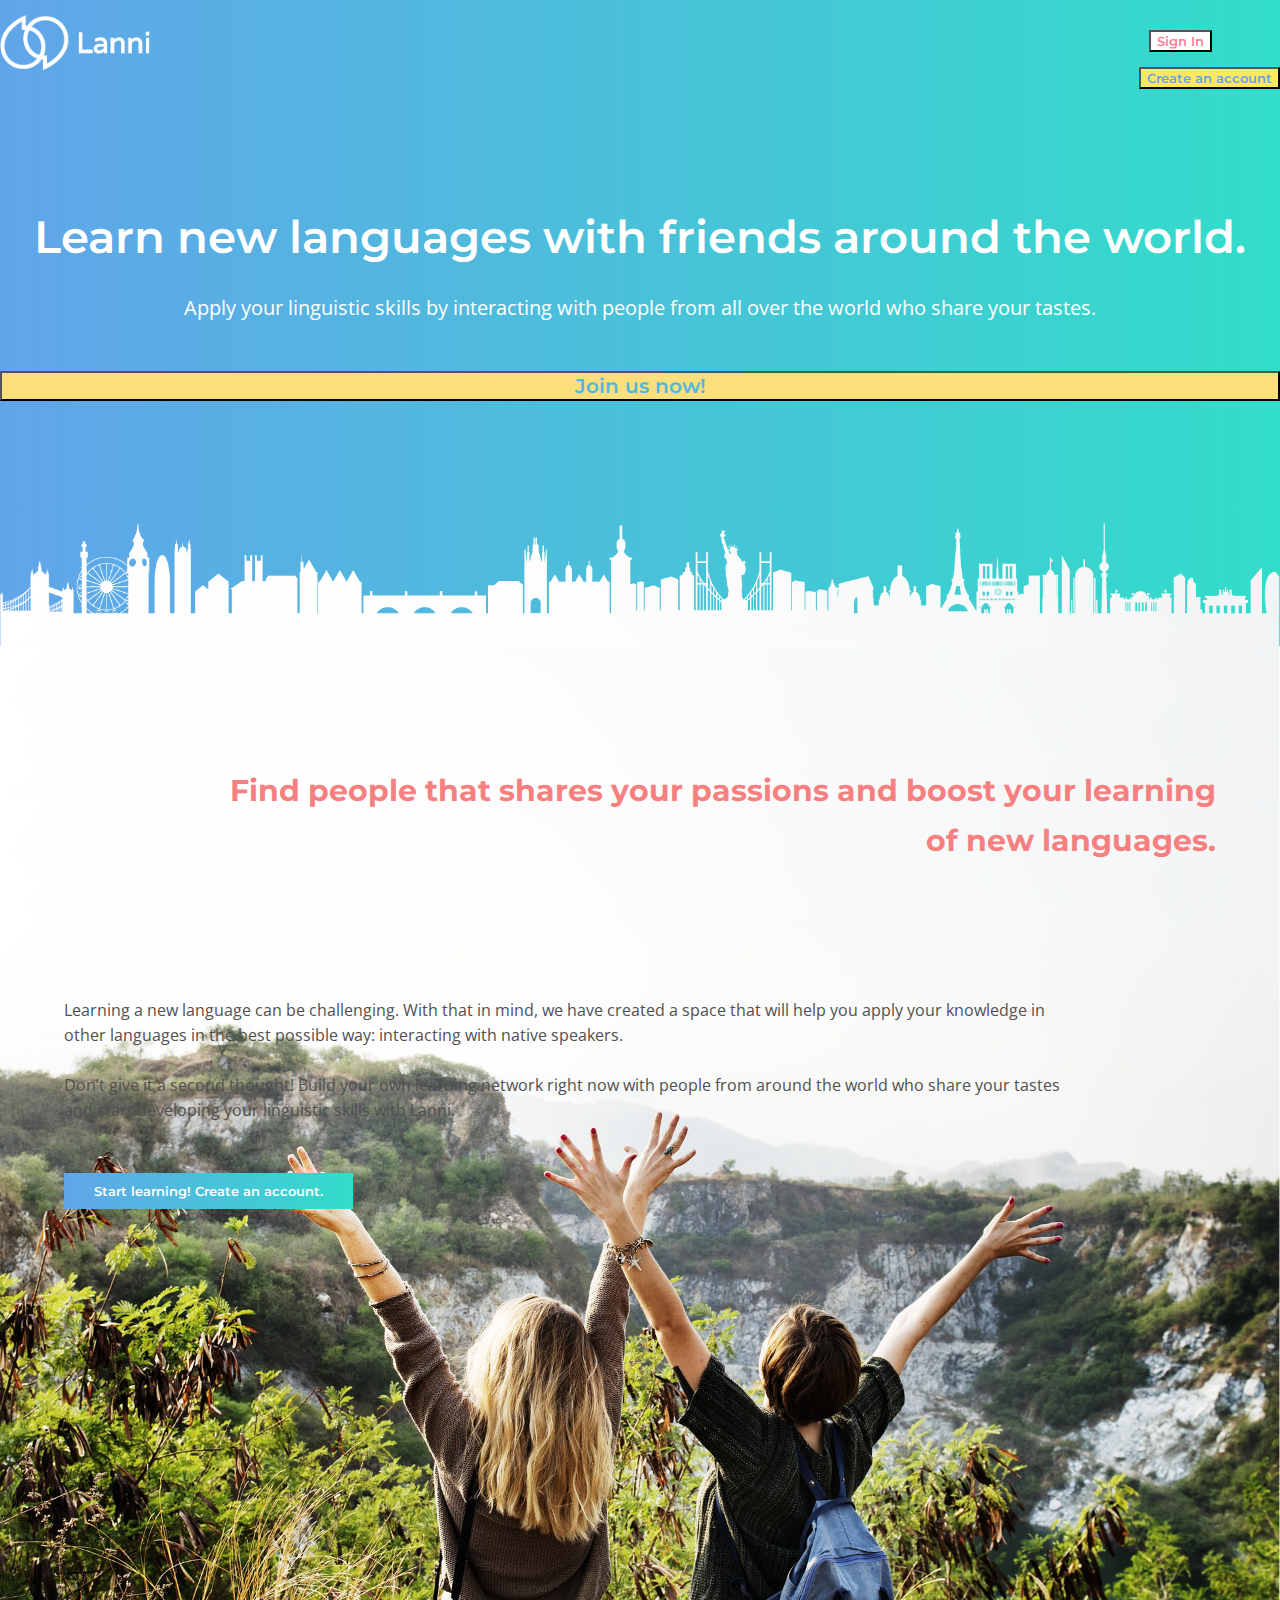
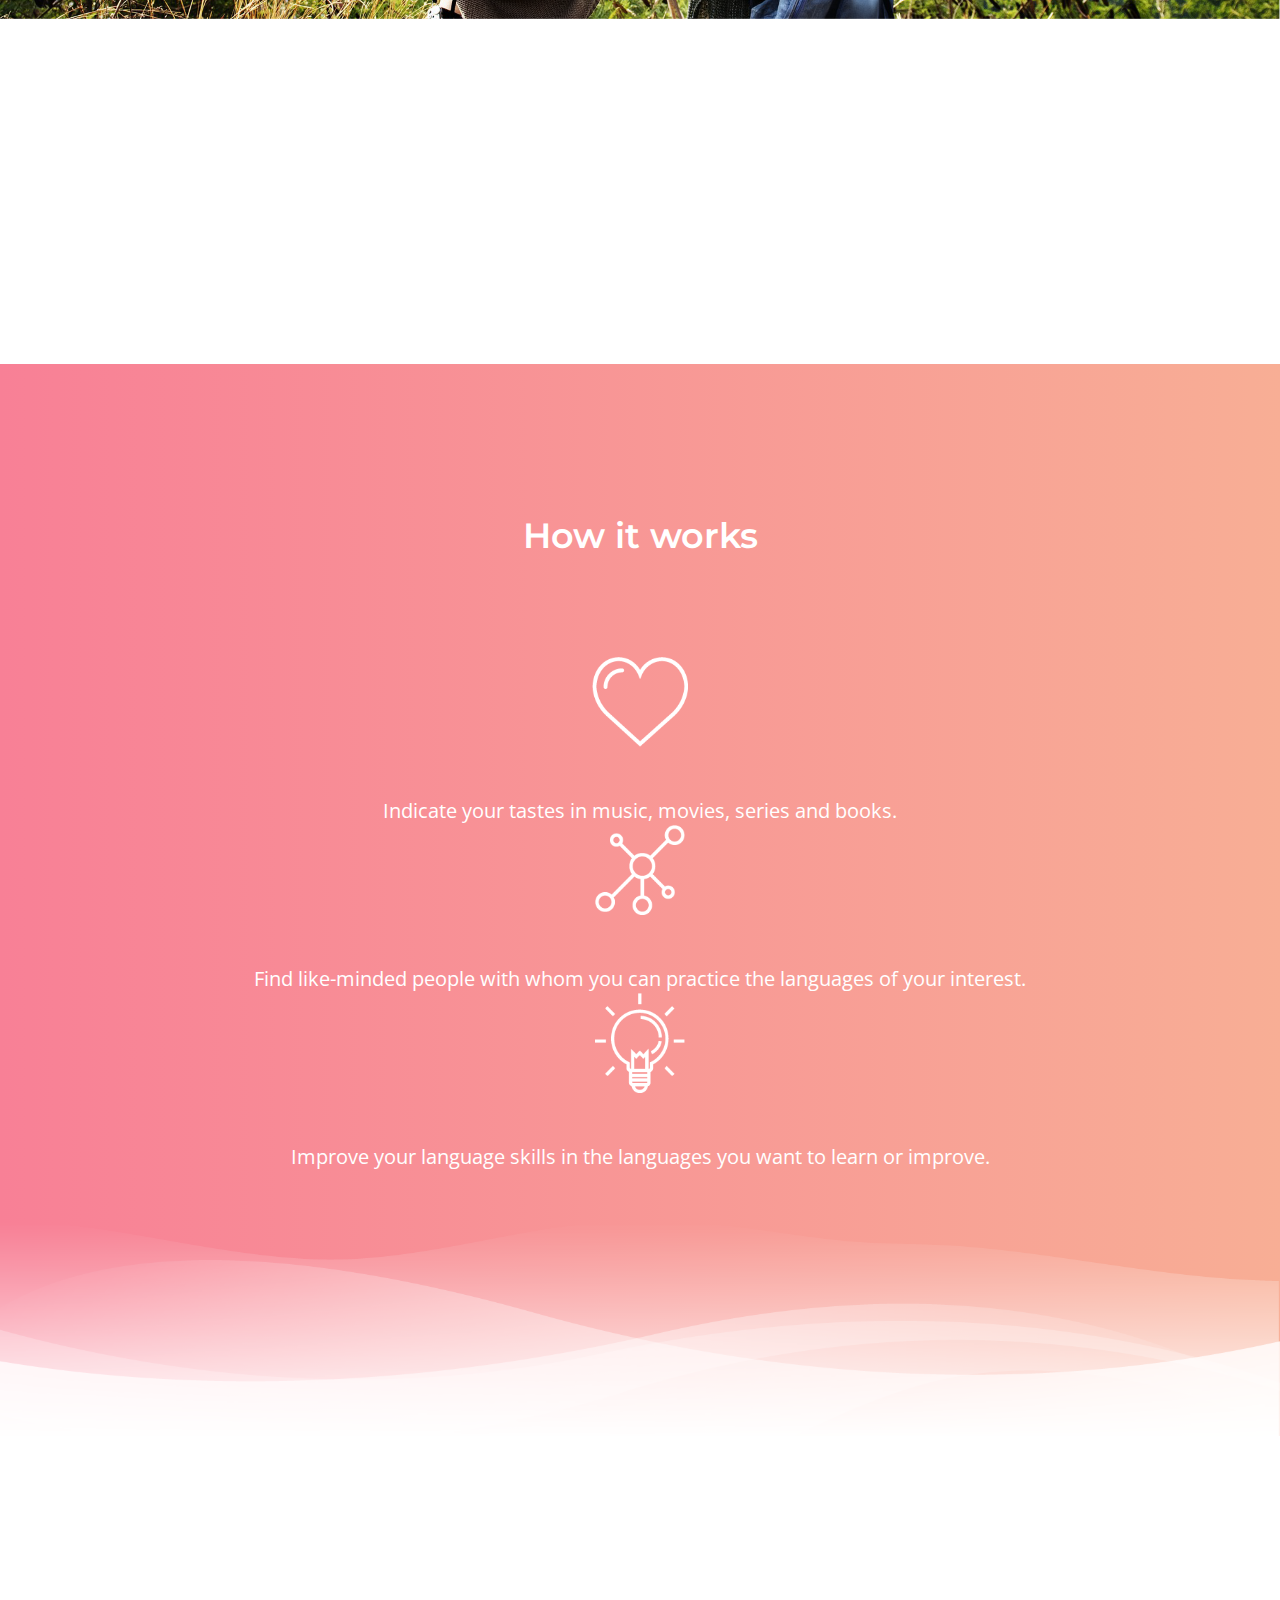
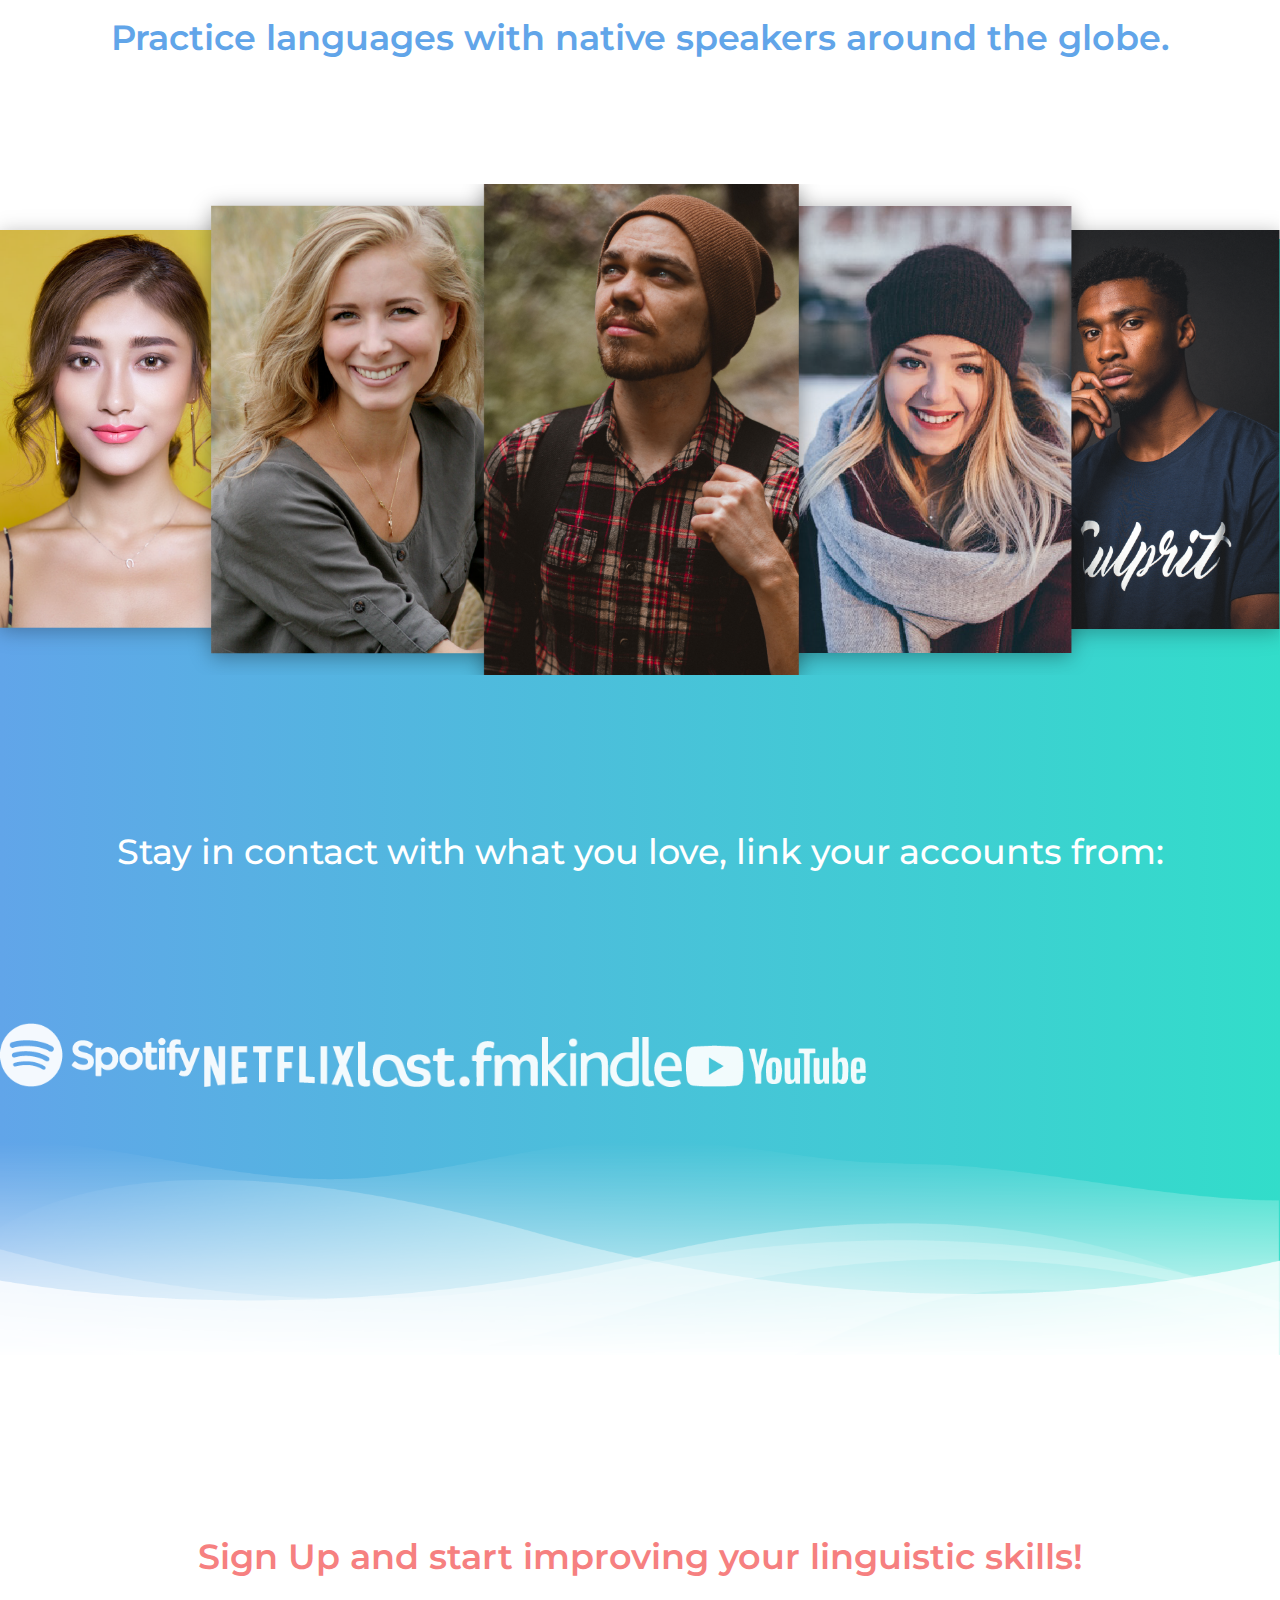
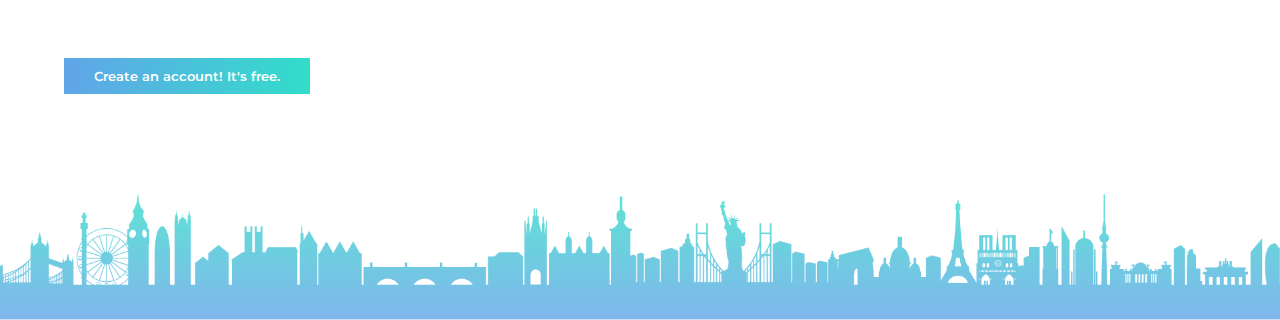
<file: index.html>
<!DOCTYPE htlm>
<html lang="es">
    <head>
        <meta charset="UTF-8">
        <title>Lanni</title>
        <meta name="viewport" content="width=device-width, initial-scale=1">


        <link rel="stylesheet" href="https://maxcdn.bootstrapcdn.com/bootstrap/4.0.0-beta.2/css/bootstrap.min.css" integrity="sha384-PsH8R72JQ3SOdhVi3uxftmaW6Vc51MKb0q5P2rRUpPvrszuE4W1povHYgTpBfshb" crossorigin="anonymous">
        <script src="https://maxcdn.bootstrapcdn.com/bootstrap/4.0.0-beta.2/js/bootstrap.min.js" integrity="sha384-alpBpkh1PFOepccYVYDB4do5UnbKysX5WZXm3XxPqe5iKTfUKjNkCk9SaVuEZflJ" crossorigin="anonymous"></script>

        <link rel="stylesheet" href="main.css">

        <link href="https://fonts.googleapis.com/css?family=Montserrat:400,500,600,700,800,900|Open+Sans:400,600,700,800" rel="stylesheet">

    </head>
    <body>
        <div class="mapa" >

            <div class=container-fluid mapa>
                <div class="header">
                    <div class="row">
                        <div class="col-md-12 ">
                            <img class="logoRes" src="src/logoWhite.png" alt="" style="width: 150px">
                            <div class="botones">
                                <a  href="index_log.html">  <button class="btn btn-in">Sign In</button></a>
                                <a href="register.html"> <button class="btn btn-create">Create an account</button></a>
                            </div>

                        </div>
                    </div>
                </div>

                <div class="row justify-content-center">
                    <div class="col-md-6 col-md-offset-3 col-sm-8 col-sm-offset-2 col-10 col-offset-1" >
                        <h1 class="h1">Learn new languages with friends around the world.</h1>
                    </div>
                </div>
                <div class="row justify-content-center">
                    <div class="col-md-6 col-md-offset-3 col-sm-8 col-sm-offset-2 col-10 col-offset-1" >
                        <h4 class="h4">Apply your linguistic skills by interacting with people from all over the world who share your tastes.</h4>

                    </div>
                </div>
                <div class="row justify-content-center">
                    <div class="col-md-4 col-md-offset-4 col-sm-6 col-sm-offset-3 col-10 col-offset-1" >
                        <a href="file:///C:/Users/Estefania%20Monta%C3%B1a%20B/Desktop/REGISTER/index.html"> <button class="btn yellow" style="width: 100%">Join us now!</button></a>
                    </div>
                </div>
            </div>
            <img class="skyWhiteRes" src="src/skylineWhite.png" alt="">
        </div>


        <div class="chicas">
            <img class="img-responsive chicas" src="src/girls.png" style="width:100%">
            <div class="container-fluid">
                <div class="row">
                    <div class="col-md-6  ">
                        <h2 class="h2 chicas">Find people that shares your passions and boost your learning of new languages.</h2>
                    </div>

                    <div class="col-md-6 ">
                        <p class="p chicas">Learning a new language can be challenging. With that in mind, we have created a space that will help you apply your knowledge in other languages in the best possible way: interacting with native speakers.
                            <br><br>
                            Don’t give it a second thought! Build your own learning network right now with people from around the world who share your tastes and start developing your linguistic skills with Lanni.
                        </p>
                        <a href="file:///C:/Users/Estefania%20Monta%C3%B1a%20B/Desktop/REGISTER/index.html"> <button class="btn btn-chicas">Start learning! Create an account.</button></a>

                    </div>
                </div>
            </div>
        </div>

        <div class="comoFunciona">
            <div class="container">
                <div class="row">
                    <div class="col-md-12">
                        <h2 class="h2 how">How it works</h2>
                    </div>
                </div>
                <div class="row justify-content-around">
                    <div class="col-md-3">
                        <img src="src/heart.png" alt="" style="height: 90px">
                        <p class="p how">Indicate your tastes in music, movies, series and books.</p>
                    </div>
                    <div class="col-md-3">
                        <img src="src/conexion.png" alt="" style="height: 90px">
                        <p class="p how">Find like-minded people with whom you can practice the languages of your interest.</p>
                    </div>
                    <div class="col-md-3">
                        <img src="src/learn.png" alt="" style="height: 100px">
                        <p class="p how">Improve your language skills in the languages you want to learn or improve.</p>
                    </div>
                </div>
            </div>
            <img class="transitionRes" src="src/transition.png" alt="">

        </div>
        <div class="speakers">
            <div class="container">
                <div class="row">
                    <div class="col-md-8">
                        <h2 class="h2 speak">Practice languages with native speakers around the globe.</h2>
                    </div>
                </div>
            </div>
        </div>
        <div class="platf">
            <img class="peopleRes" src="src/gente.png" alt="">

            <div class="container">
                <div class="row">
                    <div class="col-md-8"> 
                        <h2 class="h2 pla">Stay in contact with what you love, link your accounts from:</h2></div>
                </div>
                <div class="row justify-content-around">

                    <img class="spotify"src="src/spotify.png" alt="" >
                    <img  class="netflix"src="src/netflix.png" alt="" >
                    <img  class="last"src="src/last.png" alt="" >
                    <img  class="kindle"src="src/kindle.png" >
                    <img  class="youtube"src="src/youtube.png" alt="">


                </div>
            </div>
            <img class="transitionRes" src="src/transition.png" alt="">
        </div>
        <div class="fin">
            <div class="container">
                <div class="row">
                    <div class="col-md-10">
                        <h2 class="h2 fin">Sign Up and start improving your linguistic skills!</h2>
                    </div>
                </div>
                <div class="row">
                    <div class="col-md-4">
                        <a href="file:///C:/Users/Estefania%20Monta%C3%B1a%20B/Desktop/REGISTER/index.html">    <button class="btn btn-fin">Create an account! It's free.</button></a>

                    </div>
                </div>
            </div>
            <img class="cityRes" src="src/Asset%2013.png" alt="">
        </div>
    </body>
</html>
</file>
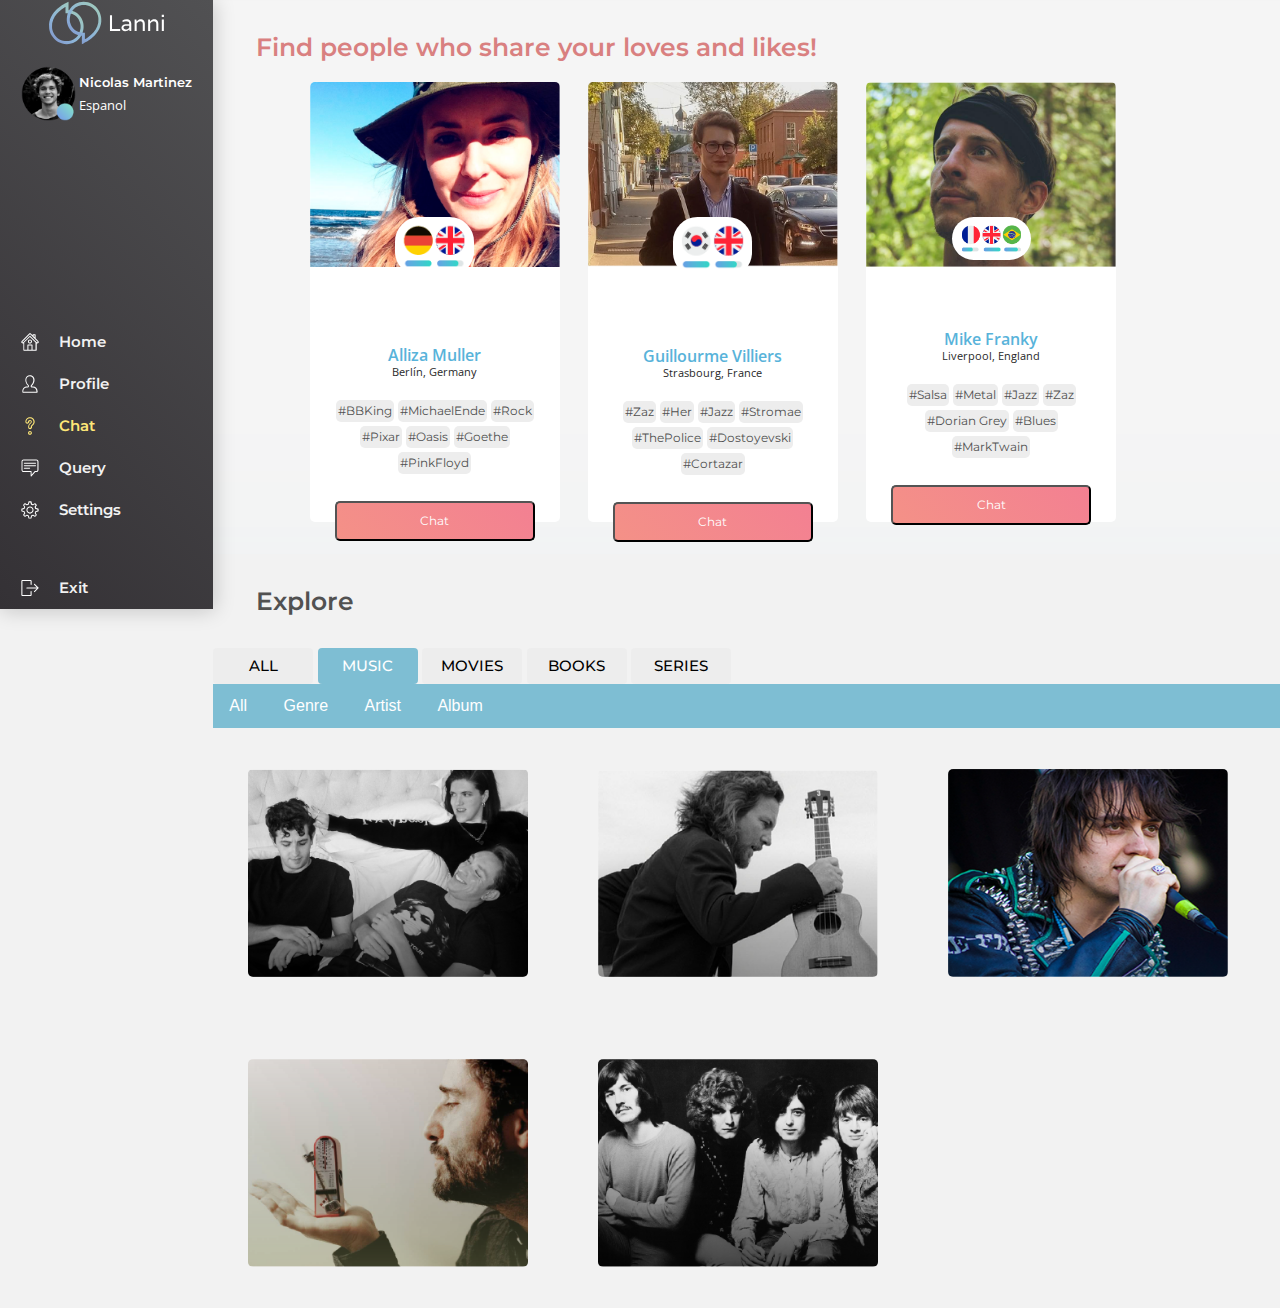
<file: home.html>
<!DOCTYPE html>
<html lang="en">
    <head>
        <meta charset="UTF-8">
        <meta name="viewport" content="width=device-width, initial-scale=1.0">
        <meta http-equiv="X-UA-Compatible" content="ie=edge">
        <title>Lanni: Home</title>

        <link rel="stylesheet" type="text/css" href="css/bootstrap.min.css">
        <link rel="stylesheet" type="text/css" href="home.css">

        <link href="https://fonts.googleapis.com/css?family=Montserrat:200,400,600,700" rel="stylesheet">
        <link href="https://fonts.googleapis.com/css?family=Open+Sans:300,400,600,700" rel="stylesheet">
    </head>

    <body>


        <section class="container-fluid"><!--aqui inicia el contenedor-->
            <section class="row"><!--aqui inicia el row (fila)-->

                <div class="dash col-md-2" style="padding: 0"><!--aqui inicia el dashboar-->
                    <div class="contenedor">

                        <section class="logo">
                            <img src="img/Logo.svg" alt="">
                        </section>

                        <section class="profile">
                            <img src="img/profile.png" alt="">
                            <div>
                                <h4>Nicolas Martinez</h4>
                                <p>Espanol</p>
                            </div>
                        </section>
                        <section class="menu">
                            <ul>
                                <li><a href="home.html"><img src="img/icono/2.svg" alt=""><h3>Home</h3></a></li>
                                <li><a href="perfil.html"><img src="img/icono/4.svg" alt=""><h3>Profile</h3></a></li>
                                <li><a href="index_chat.html"><img src="img/icono/3S.svg" style="" alt=""><h3 style="color: #FEE778" >Chat</h3></a></li>
                                <li><a href="#"><img src="img/icono/1.svg" alt=""><h3>Query</h3></a></li>
                                <li><a href="index_settings_uno.html"><img src="img/icono/5.svg" alt=""><h3>Settings</h3></a></li>
                            </ul>
                        </section>

                        <section class="salir">
                            <a href="#"><img src="img/icono/salir.svg" alt=""><h3>Exit</h3></a>
                        </section>

                    </div>
                </div><!--aqui termina el dashboard-->

                <div class="main col-md-10" style="padding: 0"><!--aqui inicia el main-->

                    <div class="findpeople col-md-12">
                        <h1>Find people who share your loves and likes!</h1>

                        <div id="cards">

                            <div class="allizamuller">

                                <div class="image">
                                    <img src="src/home/fotoCardUno.png" alt="">
                                </div>
                                <!--<div class=contbanderas>-->

                                <!--style="item-align: center;"-->  
                                <div class="detalles">

                                    <div class="parte">

                                        <div class="contbanderas">
                                            <div class="banderas"><img src="src/home/flagsCardUno.png" alt="" ></div> </div>    
                                    </div>

                                    <div class= "titulos">
                                        <h2>Alliza Muller</h2>
                                        <h4>Berlín, Germany</h4>
                                    </div>

                                    <div class="tags">
                                        <p>#BBKing</p>
                                        <p>#MichaelEnde</p>
                                        <p>#Rock</p>
                                        <p>#Pixar</p>
                                        <p>#Oasis</p>
                                        <p>#Goethe</p>
                                        <p>#PinkFloyd</p>
                                    </div>
                                    <div class="button_section">



                                        <button type="button">Chat</button>

                                    </div>
                                </div>

                            </div><!--Fin del card-->

                            <div class="allizamuller">

                                <div class="image">
                                    <img src="src/home/fotoCardDos.png" alt="">
                                </div>
                                <!--<div class=contbanderas>-->

                                <!--style="item-align: center;"-->  
                                <div class="detalles">

                                    <div class="parte">

                                        <div class="contbanderas">
                                            <div class="banderas"><img src="src/home/flagsCardDos.png" alt="" ></div> </div>    
                                    </div>

                                    <div class= "titulos">
                                        <h2>Guillourme Villiers</h2>
                                        <h4>Strasbourg, France</h4>
                                    </div>

                                    <div class="tags">
                                        <p>#Zaz</p>
                                        <p>#Her</p>
                                        <p>#Jazz</p>
                                        <p>#Stromae</p>
                                        <p>#ThePolice</p>
                                        <p>#Dostoyevski</p>
                                        <p>#Cortazar</p>
                                    </div>
                                    <div class="button_section">



                                        <button type="button">Chat</button>

                                    </div>
                                </div>

                            </div><!--Fin del card-->

                            <div class="allizamuller">

                                <div class="image">
                                    <img src="src/home/fotoCardTres.png" alt="">
                                </div>
                                <!--<div class=contbanderas>-->

                                <!--style="item-align: center;"-->  
                                <div class="detalles">

                                    <div class="parte">

                                        <div class="contbanderas">
                                            <div class="banderas"><img src="src/home/flagsCardCuatro.png" alt="" ></div> </div>    
                                    </div>

                                    <div class= "titulos">
                                        <h2>Mike Franky</h2>
                                        <h4>Liverpool, England</h4>
                                    </div>

                                    <div class="tags">
                                        <p>#Salsa</p>
                                        <p>#Metal</p>
                                        <p>#Jazz</p>
                                        <p>#Zaz</p>
                                        <p>#Dorian Grey</p>
                                        <p>#Blues</p>
                                        <p>#MarkTwain</p>
                                    </div>
                                    <div class="button_section">

                                        <button type="button">Chat</button>

                                    </div>
                                </div>

                            </div><!--Fin del card-->

                        </div>

                    </div>


                    <div class="explore col-md-12" style="padding: 0">
                        <div class="cat col-md-12" style="padding: 0">
                            <h1>Explore</h1>

                            <div class="menu col-md-12" style="padding: 0">
                                <div class="botonesbarra">
                                    <button class="btn btn-default">ALL</button>
                                    <button class="btn btn-default" id="music">MUSIC</button>
                                    <button class="btn btn-default">MOVIES</button>
                                    <button class="btn btn-default">BOOKS</button>
                                    <button class="btn btn-default">SERIES</button>
                                </div>
                                <div class="barra" style="padding: 0">
                                    <button class="btn btn-link">All</button>
                                    <button class="btn btn-link">Genre</button>
                                    <button class="btn btn-link">Artist</button>
                                    <button class="btn btn-link">Album</button>
                                </div>

                                <div class="photogrid col-md-12">
                                    <div>
                                        <img src="src/home/thexx.png" alt="">
                                    </div>
                                    <div>
                                        <img src="src/home/eddievedder.png" alt="">
                                    </div>
                                    <div>
                                        <img src="src/home/juliancasablancas.png" alt="">
                                    </div>
                                    <div>
                                        <img src="src/home/jorgedrexler.png" alt="">
                                    </div>
                                    <div>
                                        <img src="src/home/ledzeppelin.png" alt="">
                                    </div>
                                </div>
                            </div>
                        </div>
                    </div>
                </div><!--aqui termina el main-->
            </section><!--aqui termina el row (fila)-->
        </section><!--aqui termina el contenedor-->

        <script type="text/javascript" src="js/bootstrap.min.js"></script>
        <script type="text/javascript" src="js/jquery-3.2.1.min.js"></script>
    </body>
</html>
</file>
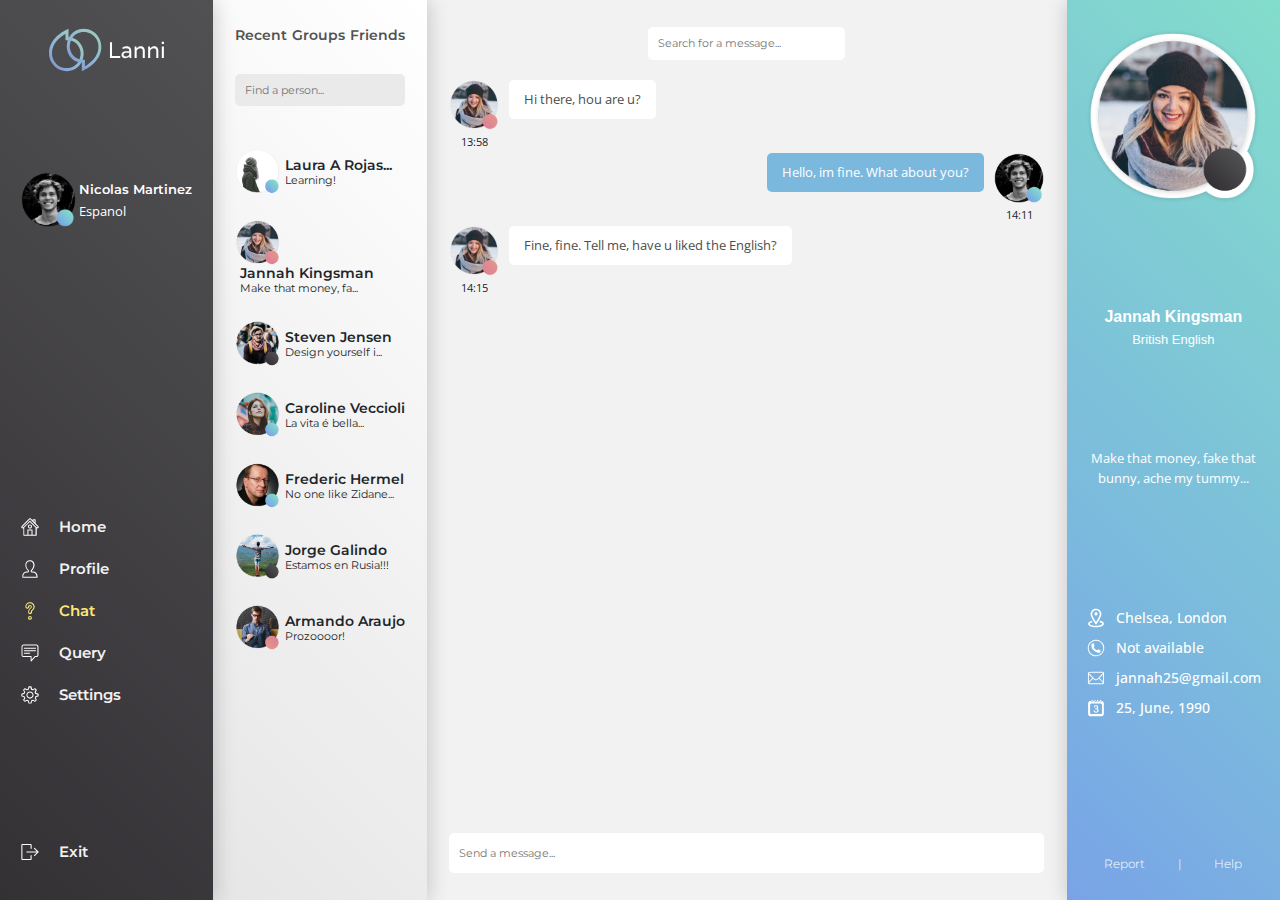
<file: index_chat.html>
<!DOCTYPE html>
<html lang="en">
    <head>
        <meta charset="UTF-8">
        <meta name="viewport" content="width=device-width, initial-scale=1.0">
        <meta http-equiv="X-UA-Compatible" content="ie=edge">
        <title>Dashboard</title>

        <link rel="stylesheet" type="text/css" href="css/bootstrap.min.css">
        <link rel="stylesheet" type="text/css" href="styles_chat.css">

        <link href="https://fonts.googleapis.com/css?family=Montserrat:200,400,600,700" rel="stylesheet">
        <link href="https://fonts.googleapis.com/css?family=Open+Sans:300,400,600,700" rel="stylesheet">
    </head>

    <body>

        <section class="container-fluid"><!--aqui inicia el contenedor-->
            <section class="row"><!--aqui inicia el row (fila)-->

                <div class="dash col-md-2" style="padding: 0"><!--aqui inicia el dashboar-->
                    <div class="contenedor">

                        <section class="logo">
                            <img src="img/Logo.svg" alt="">
                        </section>

                        <section class="profile">
                            <img src="img/profile.png" alt="">
                            <div>
                                <h4>Nicolas Martinez</h4>
                                <p>Espanol</p>
                            </div>
                        </section>
                        <section class="menu">
                            <ul>
                                <li><a href="home.html"><img src="img/icono/2.svg" alt=""><h3>Home</h3></a></li>
                                <li><a href="perfil.html"><img src="img/icono/4.svg" alt=""><h3>Profile</h3></a></li>
                                <li><a href="index_chat.html"><img src="img/icono/3S.svg" style="" alt=""><h3 style="color: #FEE778" >Chat</h3></a></li>
                                <li><a href="#"><img src="img/icono/1.svg" alt=""><h3>Query</h3></a></li>
                                <li><a href="index_settings_uno.html"><img src="img/icono/5.svg" alt=""><h3>Settings</h3></a></li>
                            </ul>
                        </section>

                        <section class="salir">
                            <a href="#"><img src="img/icono/salir.svg" alt=""><h3>Exit</h3></a>
                        </section>

                    </div>
                </div><!--aqui termina el dashboard-->

                <div class="contact col-md-2" style="padding: 0"><!--aqui inicia el main-->
                    <div class="contenedor">
                        <div class="menu">
                            <a href="#"><h3>Recent</h3></a>
                            <a href="#"><h3>Groups</h3></a>
                            <a href="#"><h3>Friends</h3></a>
                        </div>
                        <div class="busqueda">
                            <input type="text" placeholder="Find a person...">
                        </div>
                        <div class="list">
                            <div class="modelo">
                                <img src="img/profiles/p1.png" alt="">
                                <div class="texto">
                                    <h3>Laura A Rojas...</h3>
                                    <h5>Learning!</h5>
                                </div>
                            </div>
                            <div class="modelo">
                                <img src="img/profiles/p2.png" alt="">
                                <div class="texto">
                                    <h3>Jannah Kingsman</h3>
                                    <h5>Make that money, fa...</h5>
                                </div>
                            </div>
                            <div class="modelo">
                                <img src="img/profiles/p3.png" alt="">
                                <div class="texto">
                                    <h3>Steven Jensen</h3>
                                    <h5>Design yourself i...</h5>
                                </div>
                            </div>
                            <div class="modelo">
                                <img src="img/profiles/p4.png" alt="">
                                <div class="texto">
                                    <h3>Caroline Veccioli</h3>
                                    <h5>La vita é bella...</h5>
                                </div>
                            </div>
                            <div class="modelo">
                                <img src="img/profiles/p5.png" alt="">
                                <div class="texto">
                                    <h3>Frederic Hermel</h3>
                                    <h5>No one like Zidane...</h5>
                                </div>
                            </div>
                            <div class="modelo">
                                <img src="img/profiles/p6.png" alt="">
                                <div class="texto">
                                    <h3>Jorge Galindo</h3>
                                    <h5>Estamos en Rusia!!!</h5>
                                </div>
                            </div>
                            <div class="modelo">
                                <img src="img/profiles/p7.png" alt="">
                                <div class="texto">
                                    <h3>Armando Araujo</h3>
                                    <h5>Prozoooor!</h5>
                                </div>
                            </div>
                        </div>
                    </div>    
                </div><!--aqui termina el contact-->

                <div class="main col-md-6" style="padding: 0"><!--aqui inicia el main-->
                    <div class="contenedor">
                        <section class="top">
                            <input type="text" class="seacrh" placeholder="Search for a message...">
                            <div class="chat">
                                <div class="she">
                                    <div class="data">
                                        <img src="img/profiles/p2.png" alt="">
                                        <h6>13:58</h6>
                                    </div>
                                    <div class="text">
                                        <p>Hi there, hou are u?</p>
                                    </div>
                                </div>

                                <div class="me">
                                    <div class="text">
                                        <p>Hello, im fine. What about you?</p>
                                    </div>
                                    <div class="data">
                                        <img src="img/profile.png" alt="">
                                        <h6>14:11</h6>
                                    </div>
                                </div>

                                <div class="she">
                                    <div class="data">

                                        <img src="img/profiles/p2.png" alt="">
                                        <h6>14:15</h6>
                                    </div>
                                    <div class="text">
                                        <p>Fine, fine. Tell me, have u liked the English?</p>
                                    </div>
                                </div>
                            </div>
                        </section>
                        <input type="text" placeholder="Send a message..." class="send">
                    </div>  
                </div><!--aqui termina el chat-->

                <div class="person col-md-2" style="padding: 0"><!--aqui inicia el main-->
                    <div class="contenedor">
                        <img src="img/chatP.png" alt="" class="perfil">  
                        <div class="mainD">
                            <h3>Jannah Kingsman</h3>
                            <h5>British English</h5>
                        </div>
                        <div class="state">
                            <p>Make that money, fake that bunny, ache my tummy...</p>
                        </div>
                        <div class="info">
                            <ul class="list">
                                <li><img src="img/icono/location.svg" alt=""><h5>Chelsea, London</h5></li>
                                <li><img src="img/icono/number.svg" alt=""><h5>Not available</h5></li>
                                <li><img src="img/icono/email.svg" alt=""><h5>jannah25@gmail.com</h5></li>
                                <li><img src="img/icono/date.svg" alt=""><h5>25, June, 1990</h5></li>
                            </ul>
                        </div>
                        <div class="action">
                            <a href="#">Report</a>
                            <a href="#">|</a>
                            <a href="#">Help</a>
                        </div>
                    </div>  
                </div><!--aqui termina el person-->

            </section><!--aqui termina el row (fila)-->
        </section><!--aqui termina el contenedor-->


        <script type="text/javascript" src="js/bootstrap.min.js"></script>
        <script type="text/javascript" src="js/jquery-3.2.1.min.js"></script>
    </body>
</html>
</file>
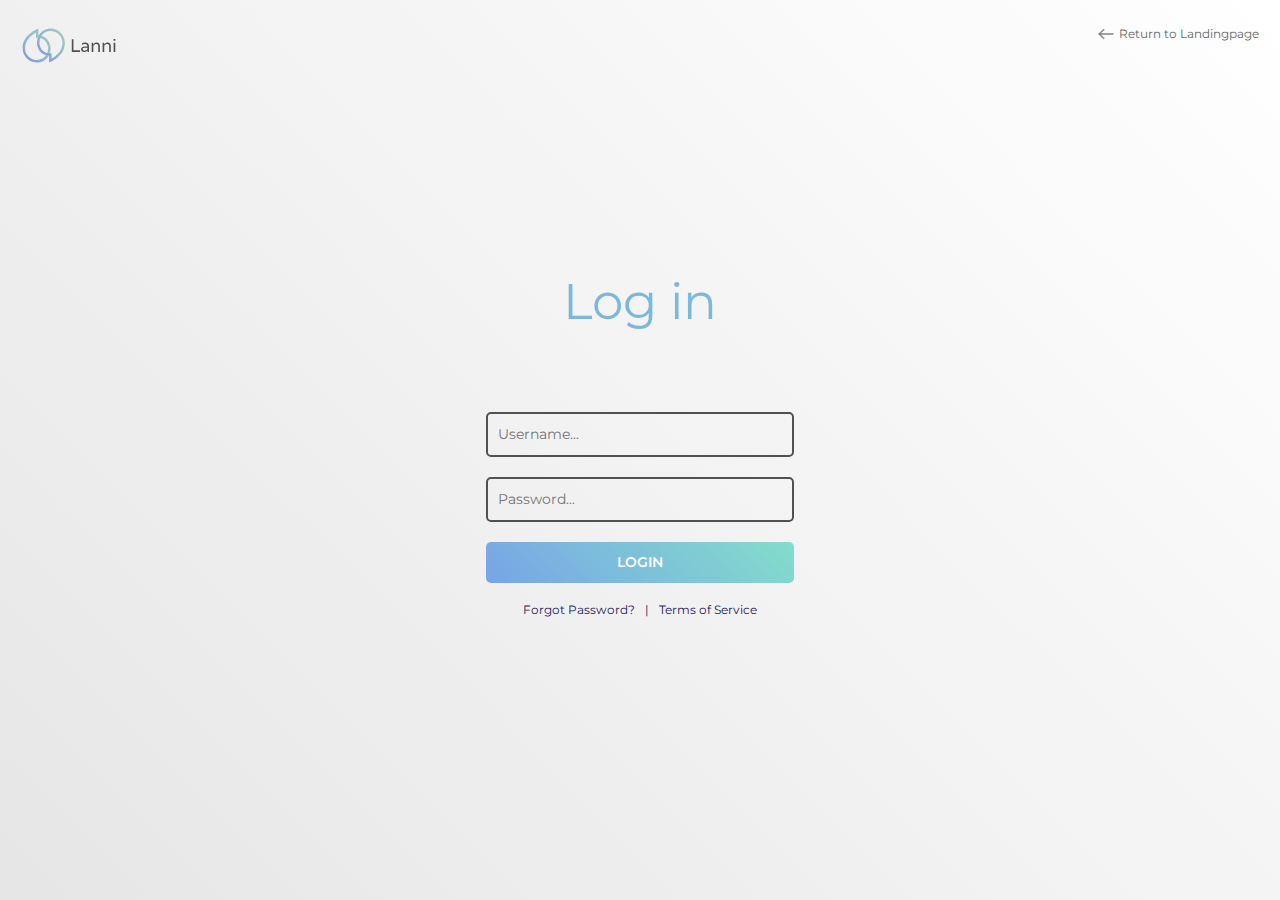
<file: index_log.html>
<!DOCTYPE html>
<html lang="en">
    <head>
        <meta charset="UTF-8">
        <meta name="viewport" content="width=device-width, initial-scale=1.0">
        <meta http-equiv="X-UA-Compatible" content="ie=edge">
        <title>Dashboard</title>

        <link rel="stylesheet" type="text/css" href="css/bootstrap.min.css">
        <link rel="stylesheet" type="text/css" href="styles_log.css">

        <link href="https://fonts.googleapis.com/css?family=Montserrat:200,400,600,700" rel="stylesheet">
        <link href="https://fonts.googleapis.com/css?family=Open+Sans:300,400,600,700" rel="stylesheet">
    </head>
    <body>

        <section class="container-fluid"><!--aqui inicia el contenedor-->
            <section class="row"><!--aqui inicia el row (fila)-->

                <div class="izq col-md-4" style="padding: 0">
                    <div class="contenedor">
                        <div class="logo">
                            <img src="img/LogoD.svg" alt="">
                        </div>
                    </div>
                </div> 

                <div class="main col-md-4" style="padding: 0">
                    <div class="contenedor">
                        <h2 class="title">Log in</h2>
                        <div class="con">
                            <input type="text" class="user" placeholder="Username...">
                        </div>

                        <div class="con">
                            <input type="text" class="pass" placeholder="Password...">
                        </div>

                        <div class="con">
                            <a href="home.html">
                                <input type="button" class="log" value="LOGIN">
                            </a>
                        </div>
                        <div class="opt">
                            <a href="#">
                                <h4>Forgot Password?</h4>
                            </a>
                            <a href="#">
                                <h4>|</h4>
                            </a>
                            <a href="#">
                                <h4>Terms of Service</h4>
                            </a>
                        </div>
                    </div>
                </div> 

                <div class="der col-md-4" style="padding: 0">
                    <div class="contenedor">
                        <div class="return">
                            <a href="#">
                                <img src="img/return_log.svg" alt="">
                                <h3>Return to Landingpage</h3>
                            </a>
                        </div>
                    </div>
                </div> 

            </section><!--aqui termina el row (fila)-->
        </section><!--aqui termina el contenedor-->

    </body>
</html>
</file>
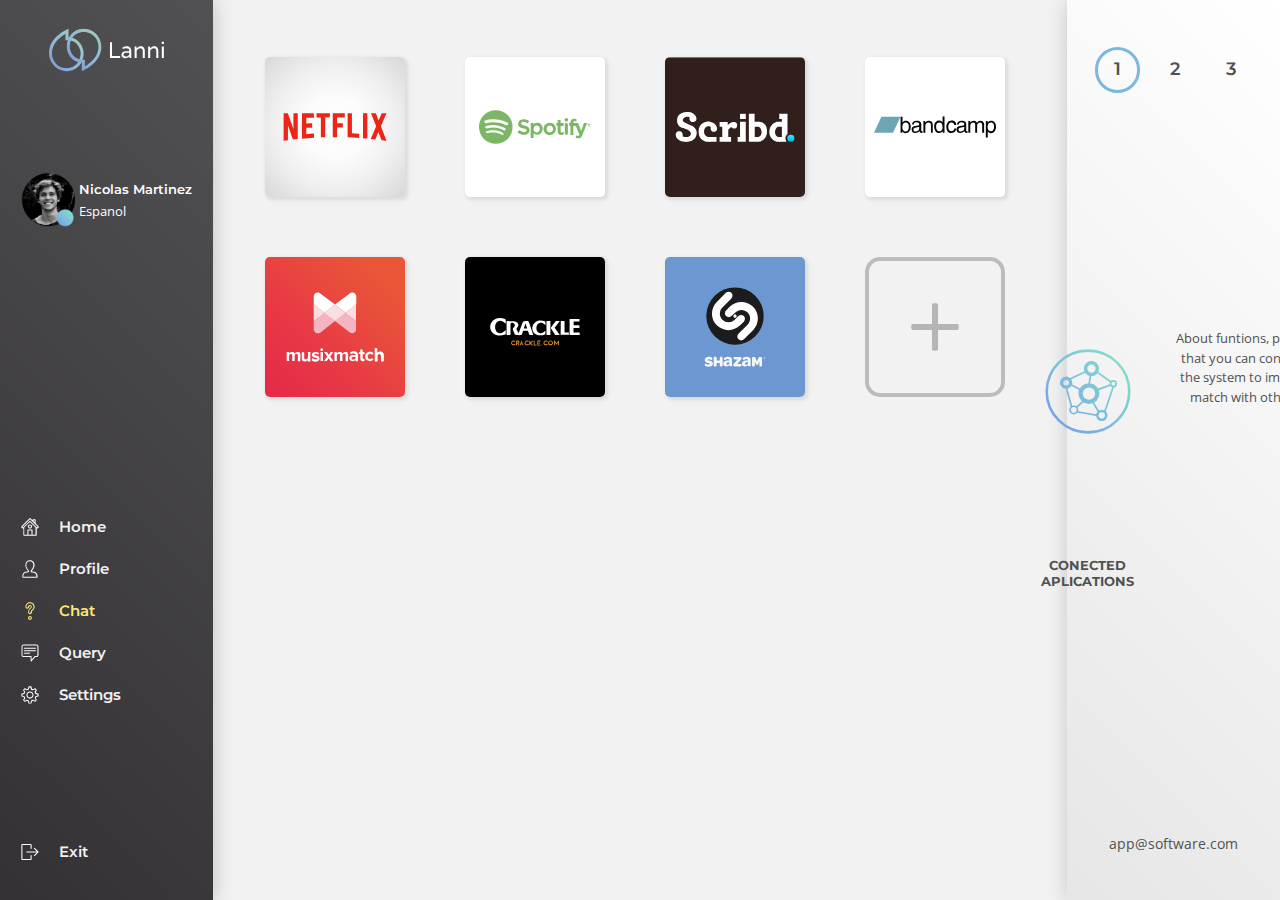
<file: index_settings_uno.html>
<!DOCTYPE html>
<html lang="en">
    <head>
        <meta charset="UTF-8">
        <meta name="viewport" content="width=device-width, initial-scale=1.0">
        <meta http-equiv="X-UA-Compatible" content="ie=edge">
        <title>Dashboard</title>

        <link rel="stylesheet" type="text/css" href="css/bootstrap.min.css">
        <link rel="stylesheet" type="text/css" href="styles_settings_uno.css">

        <link href="https://fonts.googleapis.com/css?family=Montserrat:200,400,600,700" rel="stylesheet">
        <link href="https://fonts.googleapis.com/css?family=Open+Sans:300,400,600,700" rel="stylesheet">
    </head>

    <body>

        <section class="container-fluid"><!--aqui inicia el contenedor-->
            <section class="row"><!--aqui inicia el row (fila)-->

                <div class="dash col-md-2" style="padding: 0"><!--aqui inicia el dashboar-->
                    <div class="contenedor">

                        <section class="logo">
                            <img src="img/Logo.svg" alt="">
                        </section>

                        <section class="profile">
                            <img src="img/profile.png" alt="">
                            <div>
                                <h4>Nicolas Martinez</h4>
                                <p>Espanol</p>
                            </div>
                        </section>
                        <section class="menu">
                            <ul>
                                <li><a href="home.html"><img src="img/icono/2.svg" alt=""><h3>Home</h3></a></li>
                                <li><a href="perfil.html"><img src="img/icono/4.svg" alt=""><h3>Profile</h3></a></li>
                                <li><a href="index_chat.html"><img src="img/icono/3S.svg" style="" alt=""><h3 style="color: #FEE778" >Chat</h3></a></li>
                                <li><a href="#"><img src="img/icono/1.svg" alt=""><h3>Query</h3></a></li>
                                <li><a href="index_settings_uno.html"><img src="img/icono/5.svg" alt=""><h3>Settings</h3></a></li>
                            </ul>
                        </section>

                        <section class="salir">
                            <a href="#"><img src="img/icono/salir.svg" alt=""><h3>Exit</h3></a>
                        </section>

                    </div>
                </div><!--aqui termina el dashboard-->

                <div class="main col-md-8" style="padding: 0"><!--aqui inicia el main-->
                    <div class="contenedor">
                        <div class="cont">
                            <img src="img/apps/netflix.svg" alt="">
                        </div>
                        <div class="cont">
                            <img src="img/apps/spotify.svg" alt="">
                        </div>
                        <div class="cont">
                            <img src="img/apps/scribg.svg" alt="">
                        </div>
                        <div class="cont">
                            <img src="img/apps/bandcamp.svg" alt="">
                        </div>
                        <div class="cont">
                            <img src="img/apps/musixmatch.svg" alt="">
                        </div>

                        <div class="cont">
                            <img src="img/apps/crackle.svg" alt="">
                        </div>

                        <div class="cont">
                            <img src="img/apps/shazam.svg" alt="">
                        </div>

                        <div class="add">
                            <img src="img/apps/add.svg" alt="">
                        </div>

                    </div>  
                </div><!--aqui termina el chat-->

                <div class="menuS col-md-2" style="padding: 0"><!--aqui inicia el main-->
                    <div class="contenedor">
                        <div class="top">
                            <div class="number">
                                <h3>1</h3>
                                <h3>2</h3>
                                <h3>3</h3>
                            </div>
                        </div>
                        <div class="mid">
                            <img src="img/settings/sett_apps.svg" alt="" class="icon">
                            <h3>CONECTED APLICATIONS</h3>
                            <p>About funtions, plug-in, app that you can connect with the system to improve the match with other users</p>
                        </div>
                        <div class="down">
                            <h3>app@software.com</h3>
                        </div>
                    </div><!--aqui termina el person-->
                </div>
            </section><!--aqui termina el row (fila)-->
        </section><!--aqui termina el contenedor-->


        <script type="text/javascript" src="js/bootstrap.min.js"></script>
        <script type="text/javascript" src="js/jquery-3.2.1.min.js"></script>
    </body>
</html>
</file>
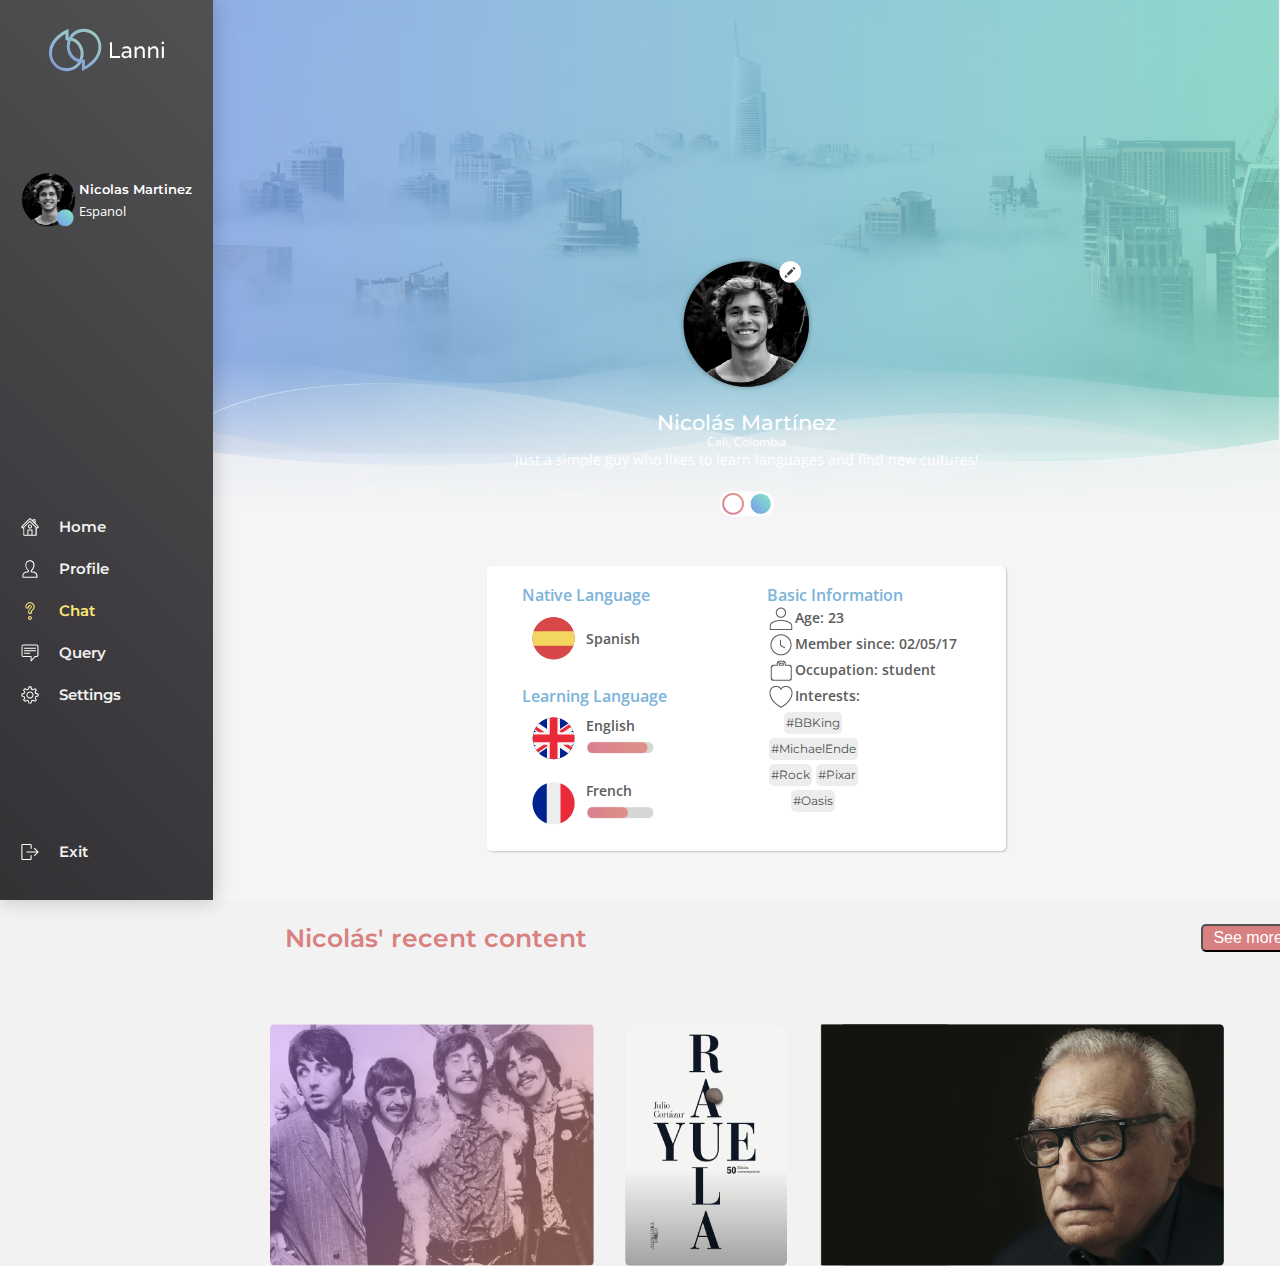
<file: perfil.html>
<!DOCTYPE html>
<html lang="en">
    <head>
        <meta charset="UTF-8">
        <meta name="viewport" content="width=device-width, initial-scale=1.0">
        <meta http-equiv="X-UA-Compatible" content="ie=edge">
        <title>Lanni: Profile</title>

        <link rel="stylesheet" type="text/css" href="css/bootstrap.min.css">
        <link rel="stylesheet" type="text/css" href="perfil.css">

        <link href="https://fonts.googleapis.com/css?family=Montserrat:200,400,600,700" rel="stylesheet">
        <link href="https://fonts.googleapis.com/css?family=Open+Sans:300,400,600,700" rel="stylesheet">
    </head>

    <body> 

        <section class="container-fluid"><!--aqui inicia el contenedor-->

            <section class="row"><!--aqui inicia el row (fila)-->

                     <div class="dash col-md-2" style="padding: 0"><!--aqui inicia el dashboar-->
                    <div class="contenedor">

                        <section class="logo">
                            <img src="img/Logo.svg" alt="">
                        </section>

                        <section class="profile">
                            <img src="img/profile.png" alt="">
                            <div>
                                <h4>Nicolas Martinez</h4>
                                <p>Espanol</p>
                            </div>
                        </section>
                        <section class="menu">
                            <ul>
                                <li><a href="home.html"><img src="img/icono/2.svg" alt=""><h3>Home</h3></a></li>
                                <li><a href="perfil.html"><img src="img/icono/4.svg" alt=""><h3>Profile</h3></a></li>
                                <li><a href="index_chat.html"><img src="img/icono/3S.svg" style="" alt=""><h3 style="color: #FEE778" >Chat</h3></a></li>
                                <li><a href="#"><img src="img/icono/1.svg" alt=""><h3>Query</h3></a></li>
                                <li><a href="index_settings_uno.html"><img src="img/icono/5.svg" alt=""><h3>Settings</h3></a></li>
                            </ul>
                        </section>

                        <section class="salir">
                            <a href="#"><img src="img/icono/salir.svg" alt=""><h3>Exit</h3></a>
                        </section>

                    </div>
                </div><!--aqui termina el dashboard-->


                <div class="main col-md-10" style="padding: 0">

                    <!--<img src="src/profile/fondo.png" alt="">-->

                    <div class="perfil">

                        <img src="src/profile/perfil.png" alt="">

                    </div>

                    <div class="texto">

                        <h2>Nicolás Martínez</h2>
                        <h3>Cali, Colombia</h3>
                        <p>Just a simple guy who likes to learn languages and find new cultures!</p>
                        <img src="src/profile/switch.png" alt="">

                    </div>

                    <div class="information col-md-12">
                        <div class="cuadro col-xs-12 col-md-6">

                            <div class="izq">
                                <h4>Native Language</h4>
                                <ul>
                                    <li>
                                        <div class="flag"> <img src="src/profile/spainflag.png" alt=""></div>
                                        <div class="spanish"><h8>Spanish</h8></div>
                                    </li>
                                </ul>
                                <h4>Learning Language</h4>
                                <ul>
                                    <li>
                                        <div class="flag"> <img src="src/profile/english.png" alt=""></div>
                                        <div class="textolado">
                                            <h5>English</h5>
                                            <div class="barimg">
                                                <img src="src/profile/barone.png" alt=""></div></div>
                                    </li>
                                    <li>
                                        <div class="flag"> <img src="src/profile/french.png" alt=""></div>
                                        <div class="textolado">
                                            <h5>French</h5>
                                            <div class="barimg">
                                                <img src="src/profile/bartwo.png" alt=""></div></div>
                                    </li>
                                </ul>
                            </div>

                            <div class="der">
                                <h4>Basic Information</h4>
                                <ul>
                                    <li>
                                        <div class="flag"> <img src="src/profile/usericon.png" alt=""></div>
                                        <div class="textolado">
                                            <h5>Age: 23</h5>
                                        </div>
                                    </li>
                                    <li>
                                        <div class="flag"> <img src="src/profile/timeicon.png" alt=""></div>
                                        <div class="textolado">
                                            <h5>Member since: 02/05/17</h5>
                                        </div>
                                    </li>
                                    <li>
                                        <div class="flag"> <img src="src/profile/workicon.png" alt=""></div>
                                        <div class="textolado">
                                            <h5>Occupation: student</h5>
                                        </div>
                                    </li>
                                    <li>
                                        <div class="flag"> <img src="src/profile/loveicon.png" alt=""></div>
                                        <div class="textolado">
                                            <h5>Interests:</h5>
                                        </div>
                                    </li>
                                    <li>
                                        <div class="tags">
                                            <p>#BBKing</p>
                                            <p>#MichaelEnde</p>
                                            <p>#Rock</p>
                                            <p>#Pixar</p>
                                            <p>#Oasis</p>
                                        </div>
                                    </li>
                                </ul>
                            </div>

                        </div><!-- Aquí termina el cuadro -->

                        <div class="recent col-md-12">
                            <h5>Nicolás' recent content</h5>
                            <button>See more</button>
                        </div>
                        <div class="photos col-md-12">
                           <section class="row">
                            <div class="beatles">
                                <img src="src/profile/beatles.png" alt=""></div>
                            <div class="rayuela">
                                <img src="src/profile/rayuela.png" alt=""></div>
                            <div class="scorsese">
                                <img src="src/profile/scorsese.png" alt=""></div>
                            </section>
                        </div>

                    </div><!-- Aquí termina el information -->

                </div><!--Aquí termina el main-->

            </section>

        </section>





        <script type="text/javascript" src="js/bootstrap.min.js"></script>
        <script type="text/javascript" src="js/jquery-3.2.1.min.js"></script>
    </body>
</html>
</file>
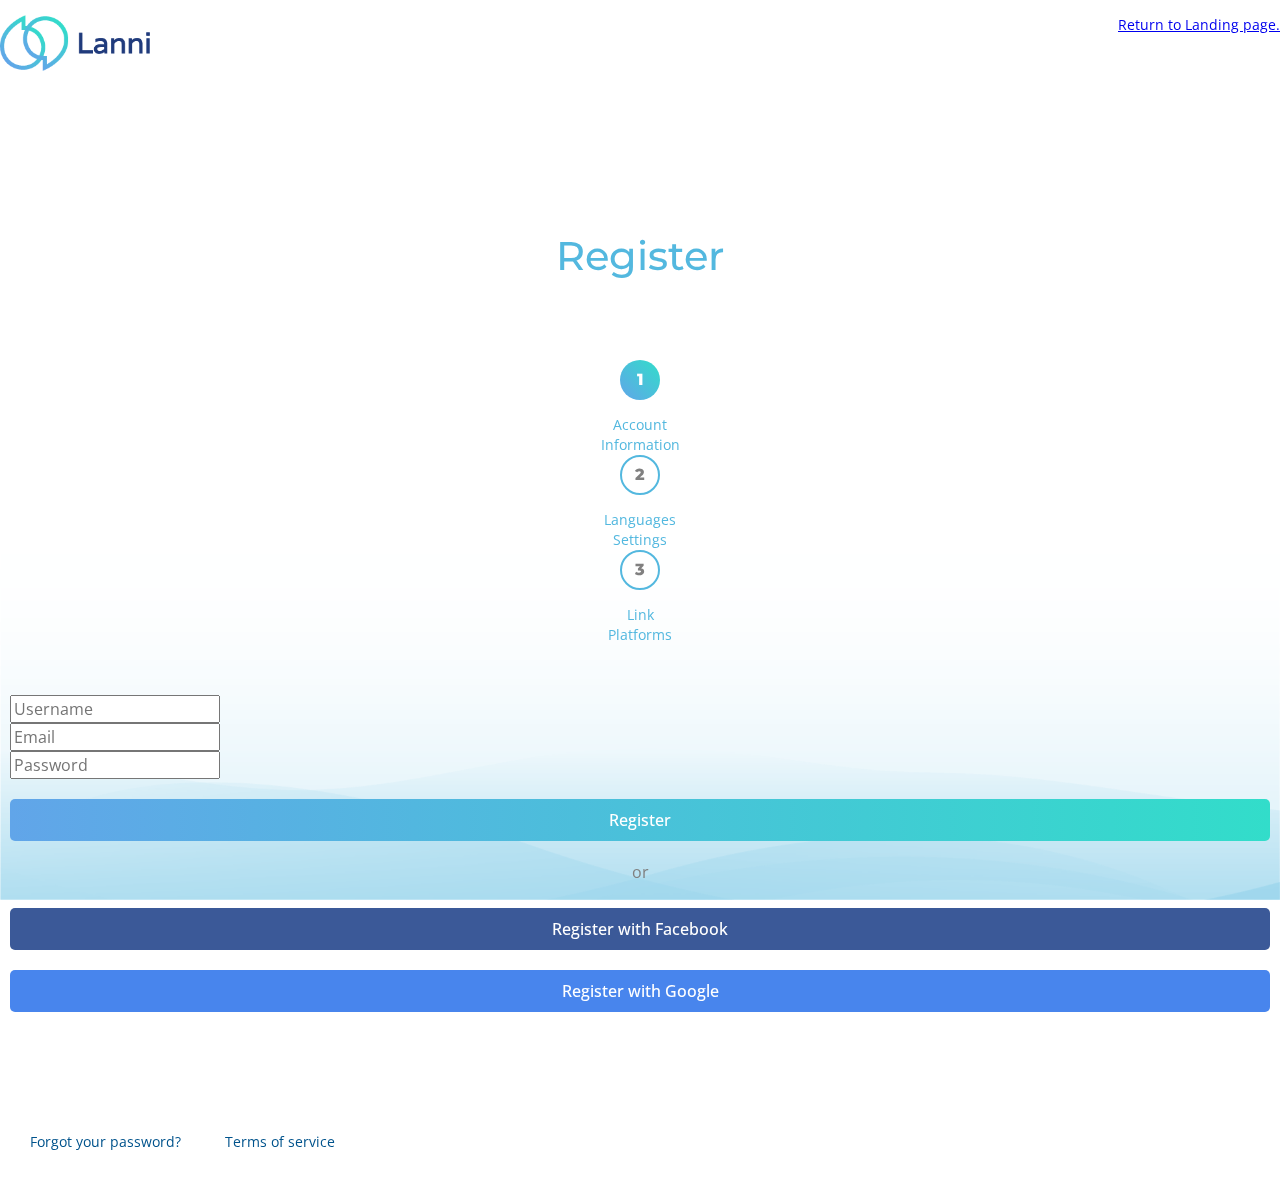
<file: register.html>
<!DOCTYPE html>
<html lang="en">
    <head>
        <meta charset="UTF-8">
        <title>Lanni</title>
        <link href="https://fonts.googleapis.com/css?family=Montserrat|Open+Sans" rel="stylesheet">

        <link rel="stylesheet" href="https://maxcdn.bootstrapcdn.com/bootstrap/4.0.0-beta.2/css/bootstrap.min.css" integrity="sha384-PsH8R72JQ3SOdhVi3uxftmaW6Vc51MKb0q5P2rRUpPvrszuE4W1povHYgTpBfshb" crossorigin="anonymous">
        <script src="https://maxcdn.bootstrapcdn.com/bootstrap/4.0.0-beta.2/js/bootstrap.min.js" integrity="sha384-alpBpkh1PFOepccYVYDB4do5UnbKysX5WZXm3XxPqe5iKTfUKjNkCk9SaVuEZflJ" crossorigin="anonymous"></script>

        <link rel="stylesheet" href="register.css" class="rel">


    </head>
    <body>

        <div class="container-fluid">
            <div class="header">
                <div class="row">
                    <div class="col-md-12 ">
                        <img class="logoRes" src="src/logo.png" alt="" style="width: 150px">
                        <div class="botones">
                            <a class="a return" href="file:///C:/Users/Estefania%20Monta%C3%B1a%20B/Desktop/LANDING/index.html">Return to Landing page.</a>

                        </div>

                    </div>
                </div>
            </div>
        </div>
        <div class="contenido" style="margin: 0 auto; padding: 10px;">
            <h1 class="h1">Register</h1>

            <div class="container-fluid">
                <div class="row trio">
                    <div class="col-md-4 col-md-offset-4"
                         >
                        <div class="d-flex justify-content-around"> 
                            <div class="fase uno"> <button class="button btnCircular btn1">1</button>
                                <h2 class="h2">Account<br>Information</h2></div>
                            <div class="fase dos">
                                <button class="button btnCircular btn2">2</button>
                                <h2 class="h2">Languages<br>Settings</h2>
                            </div>                           
                            <div class="fase tres"> 
                                <button class="button btnCircular btn3">3</button>
                                <h2 class="h2">Link<br>Platforms</h2>
                            </div>
                        </div>
                    </div>

                </div>

            </div>

            <div class="container-fluid">
                <form>
                    <div class="form-group row" style="margin-top: 50px;">
                        <div class="col-md-4">
                            <input type="text" class="form-control" id="usernameInput" placeholder="Username">
                        </div>
                    </div>
                    <div class="form-group row">
                        <div class="col-md-4">
                            <input type="text" class="form-control" id="emailInput" placeholder="Email">
                        </div>
                    </div>
                    <div class="form-group row">
                        <div class="col-md-4">
                            <input type="text" class="form-control" id="passwordInput" placeholder="Password">
                        </div>
                    </div>
                </form>
                <div class="row">
                    <div class="col-md-4 col-md-offset-4">
                        <a href="register2.html"> <button class="button btnRect btnR" style="width: 100%">Register</button></a>

                    </div>
                </div>
                <div class="row">
                    <div class="col-md-4 col-md-offset-4">
                        <p class="or">or</p>
                    </div>
                </div>
                <div class="row">
                    <div class="col-md-4 col-md-offset-4"
                         >

                        <a href="https://www.facebook.com/r.php/"  target="_blank">
                            <button class="button btnRect btnF" style="width: 100%">Register with Facebook</button>
                        </a>

                    </div>
                </div>
                <div class="row">
                    <div class="col-md-4 col-md-offset-4"
                         >

                        <a href="https://accounts.google.com/SignUp?hl=es/"  target="_blank">
                            <button class="button btnRect btnG" style="width: 100%">Register with Google</button>
                        </a>

                    </div>
                </div>
            </div>
           <div class="container">
              <div class="row">
                <div class="col-md-4 col-md-offset-4"
                     >
                    <ul class="pie">
                        <li class="li"><a href="#">Forgot your password?</a></li>
                        <li class="li"><a href="#">Terms of service</a></li>
                    </ul>
                </div>
            </div>
        </div>
        </div>

        <img class="blue" src="src/blueTransition.png" style="width: 100%">

    </body>
</html>
</file>
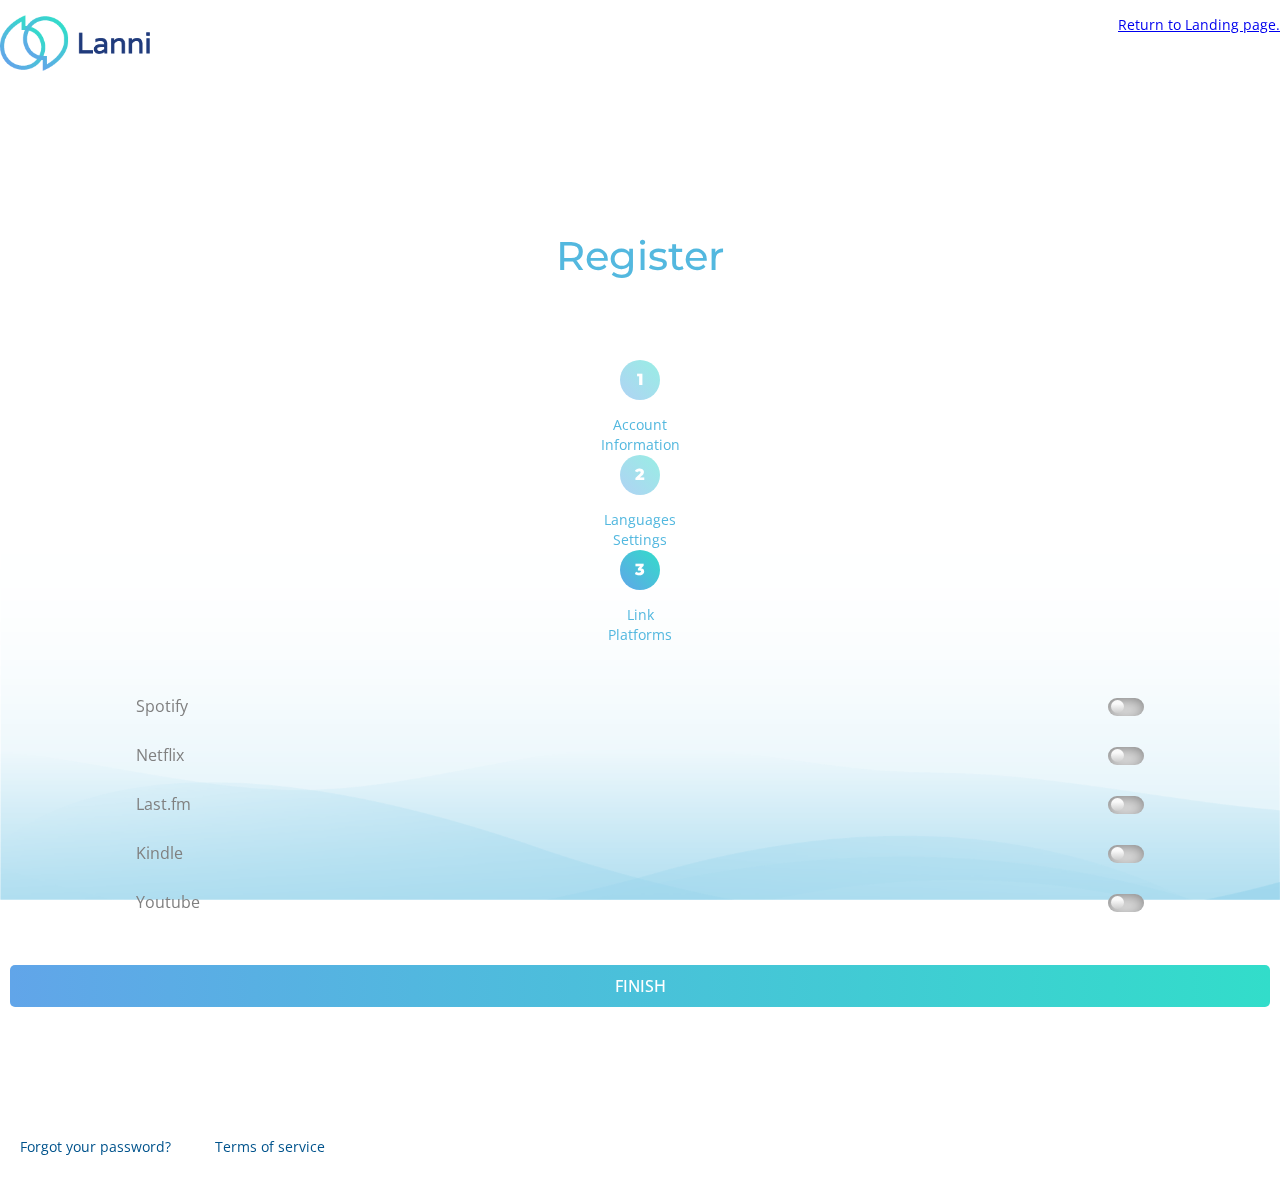
<file: register3.html>
<!DOCTYPE html>
<html lang="en">
    <head>
        <meta charset="UTF-8">
        <title>Lanni</title>
        <link href="https://fonts.googleapis.com/css?family=Montserrat|Open+Sans" rel="stylesheet">

        <link rel="stylesheet" href="https://maxcdn.bootstrapcdn.com/bootstrap/4.0.0-beta.2/css/bootstrap.min.css" integrity="sha384-PsH8R72JQ3SOdhVi3uxftmaW6Vc51MKb0q5P2rRUpPvrszuE4W1povHYgTpBfshb" crossorigin="anonymous">
        <script src="https://maxcdn.bootstrapcdn.com/bootstrap/4.0.0-beta.2/js/bootstrap.min.js" integrity="sha384-alpBpkh1PFOepccYVYDB4do5UnbKysX5WZXm3XxPqe5iKTfUKjNkCk9SaVuEZflJ" crossorigin="anonymous"></script>

        <link rel="stylesheet" href="register3.css" class="rel">


    </head>
    <body>

        <div class="container-fluid">
            <div class="header">
                <div class="row">
                    <div class="col-md-12 ">
                        <img class="logoRes" src="src/logo.png" alt="" style="width: 150px">
                        <div class="botones">
                            <a class="a return" href="index.html">Return to Landing page.</a>

                        </div>

                    </div>
                </div>
            </div>
        </div>
        <div class="contenido" style="margin: 0 auto; padding: 10px;">
            <h1 class="h1">Register</h1>

            <div class="container-fluid">
                <div class="row trio">
                    <div class="col-md-4 col-md-offset-4"
                         >
                        <div class="d-flex justify-content-around"> 
                            <div class="fase uno"> <button class="button btnCircular btn1">1</button>
                                <h2 class="h2">Account<br>Information</h2></div>
                            <div class="fase dos">
                                <button class="button btnCircular btn2">2</button>
                                <h2 class="h2">Languages<br>Settings</h2>
                            </div>                           
                            <div class="fase tres"> 
                                <button class="button btnCircular btn3">3</button>
                                <h2 class="h2">Link<br>Platforms</h2>
                            </div>
                        </div>
                    </div>

                </div>

            </div>

            <div class="container-fluid">

                <div class="row" style="margin-top: 50px;">
                    <div class="col-md-4 col-md-offset-4">
                        <p>Spotify</p>
                        <input type="checkbox" style="float: right; display: inline" class="toggle-switch">
                    </div>
                </div>
                <div class="row" style="margin-top: 25px;">
                    <div class="col-md-4 col-md-offset-4">
                        <p>Netflix</p>
                        <input type="checkbox" style="float: right; display: inline" class="toggle-switch">
                    </div>
                </div>
                <div class="row" style="margin-top: 25px;">
                    <div class="col-md-4 col-md-offset-4">
                        <p>Last.fm</p>
                        <input type="checkbox" style="float: right; display: inline" class="toggle-switch">
                    </div>
                </div>
                <div class="row" style="margin-top: 25px;">
                    <div class="col-md-4 col-md-offset-4">
                        <p>Kindle</p>
                        <input type="checkbox" style="float: right; display: inline" class="toggle-switch">
                    </div>
                </div>
                <div class="row" style="margin-top: 25px;">
                    <div class="col-md-4 col-md-offset-4">
                        <p>Youtube</p>
                        <input type="checkbox" style="float: right; display: inline" class="toggle-switch">
                    </div>
                </div>

                <div class="row" style="margin-top: 30px;">
                    <div class="col-md-4 col-md-offset-4"
                         >

                        <a href="home.html"> <button class="button btnRect btnR" style="width: 100%; " >FINISH</button></a>

                    </div>
                </div>



            </div>

        </div>
        <div class="container">
            <div class="row">
                <div class="col-md-4 col-md-offset-4"
                     >
                    <ul class="pie">
                        <li class="li"><a href="#">Forgot your password?</a></li>
                        <li class="li"><a href="#">Terms of service</a></li>
                    </ul>
                </div>
            </div>
        </div>
        <img class="blue" src="src/blueTransition.png" style="width: 100%">

    </body>
</html>
</file>
<file: main.css>
html, body, div, span, applet, object, iframe,
h1, h2, h3, h4, h5, h6, p, blockquote, pre,
a, abbr, acronym, address, big, cite, code,
del, dfn, em, img, ins, kbd, q, s, samp,
small, strike, strong, sub, sup, tt, var,
b, u, i, center,
dl, dt, dd, ol, ul, li,
fieldset, form, label, legend,
table, caption, tbody, tfoot, thead, tr, th, td,
article, aside, canvas, details, embed, 
figure, figcaption, footer, header, hgroup, 
menu, nav, output, ruby, section, summary,
time, mark, audio, video {
    margin: 0;
    padding: 0;
    border: 0;
    font-size: 100%;
    font: inherit;
    vertical-align: baseline;
    align-content: center;
    margin: 0 auto;
    display: block;
}
/* HTML5 display-role reset for older browsers */
article, aside, details, figcaption, figure, 
footer, header, hgroup, menu, nav, section {
    display: block;
}

.btn{
    text-align: center;
    font-family: 'Montserrat', sans-serif;
    font-weight:600;
    cursor: pointer;
}

.mapa{
    background: #61a5e9; /* For browsers that do not support gradients */
    background: -webkit-linear-gradient(90deg, #61a5e9, #32ddca); /* For Safari 5.1 to 6.0 */
    background: -o-linear-gradient(90deg, #61a5e9, #32ddca); /* For Opera 11.1 to 12.0 */
    background: -moz-linear-gradient(90deg, #61a5e9, #32ddca); /* For Firefox 3.6 to 15 */
    background: linear-gradient(90deg, #61a5e9, #32ddca); /* Standard syntax */
}

/*------------------------------------------------------------------*/
@media (max-width: 575px) { 
    .img-responsive.mapa{
        position: absolute;
        z-index: -1;
        height: auto;
        width: 250%;
    }
    .h1{
        text-align: center;
        color: white;
        font-family: 'Montserrat', sans-serif;
        font-size: 25px;
        font-weight: 600;
        margin-top: 120px;
    }
    .h4{
        text-align: center;
        color: white;
        font-family: 'Open Sans', sans-serif;
        font-size: 14px;
        margin-top: 30px;
    }
    .btn.yellow{
        background: #fbdf7c;
        color: #52b7de;
        font-size: 16px;
        margin-top: 30px;
        margin-bottom: 80px;

    }
    .skyWhiteRes{
        position: relative;
        bottom: -2;
        height: auto;
        width: 200%;
    }
    .img-responsive.chicas{
        position: absolute;
        z-index: -1;
        height: auto;
        width: 200%;
    }
    .img-responsive.chicas{
        position: absolute;
        z-index: -1;
        height: auto;
        width: 100%;
    }
    .h2.chicas{
        text-align:right;
        color: #f68080;
        font-family: 'Montserrat', sans-serif;
        font-size: 30px;
        font-weight:700;
        margin-top: 120px;
        margin-left: 15%;
        margin-right: 5%;
        line-height:50px;
    }
    .p.chicas{
        text-align: left;
        color: #505050;
        font-family: 'Open Sans', sans-serif;
        font-size: 16px;
        margin-top: 132px;
        margin-right: 15%;
        margin-left: 5%;
        line-height: 25px;
        margin-bottom: 50px;
    }
    .btn.btn-chicas{
        margin-left: 5%;
        text-align: center;
        border: none;
        color: white;
        padding: 10px 30px;
        background: #61a5e9; /* For browsers that do not support gradients */
        background: -webkit-linear-gradient(90deg, #61a5e9, #32ddca); /* For Safari 5.1 to 6.0 */
        background: -o-linear-gradient(90deg, #61a5e9, #32ddca); /* For Opera 11.1 to 12.0 */
        background: -moz-linear-gradient(90deg, #61a5e9, #32ddca); /* For Firefox 3.6 to 15 */
        background: linear-gradient(90deg, #61a5e9, #32ddca); /* Standard syntax */
        margin-bottom: 755px;
    }

    .comoFunciona{
        width: 100%;
        display:inline-block;
        background: #f88096; /* For browsers that do not support gradients */
        background: -webkit-linear-gradient(90deg, #f88096, #f8ae95); /* For Safari 5.1 to 6.0 */
        background: -o-linear-gradient(90deg, #f88096, #f8ae95); /* For Opera 11.1 to 12.0 */
        background: -moz-linear-gradient(90deg, #f88096, #f8ae95); /* For Firefox 3.6 to 15 */
        background: linear-gradient(90deg, #f88096, #f8ae95); /* Standard syntax */
    }
    .h2.how{
        text-align: center;
        color: white;
        font-family: 'Montserrat', sans-serif;
        font-size: 35px;
        font-weight: 600;
        margin-top: 150px;
        margin-bottom: 100px;
    }
    .p.how{
        text-align: center;
        color: white;
        font-family: 'Open Sans', sans-serif;
        font-size: 20px;
        margin-top: 50px;
        line-height: 28px;
    }
    .transitionRes{
        position: relative;
        bottom: -1;
        height: auto;
        width: 100%;
    }
    .h2.speak{
        text-align: center;
        color:#61a5e9;
        font-family: 'Montserrat', sans-serif;
        font-size: 35px;
        font-weight: 600;
        margin-top: 180px;
        margin-bottom: 180px;
    }
    .peopleRes{
        position: relative;
        top: -55px;    height: auto;
        width: 100%;
    }
    .platf{
        background: #61a5e9; /* For browsers that do not support gradients */
        background: -webkit-linear-gradient(90deg, #61a5e9, #32ddca); /* For Safari 5.1 to 6.0 */
        background: -o-linear-gradient(90deg, #61a5e9, #32ddca); /* For Opera 11.1 to 12.0 */
        background: -moz-linear-gradient(90deg, #61a5e9, #32ddca); /* For Firefox 3.6 to 15 */
        background: linear-gradient(90deg, #61a5e9, #32ddca); /* Standard syntax */
    }
    .spotify{
        width: 200px;
        height: auto;
        display: inline-block;
    }
    .netflix{
        width: 150px;
        height: auto;
        display: inline-block;
    }
    .last{
        width: 180px;
        height: auto;
        display: inline-block;
    }
    .kindle{
        width: 140px;
        height: auto;
        display: inline-block;
    }
    .youtube{
        width: 180px;
        height: auto;
        display: inline-block;
    }
    .h2.pla{
        text-align: center;
        color:white;
        font-family: 'Montserrat', sans-serif;
        font-size: 35px;
        font-weight: 500;
        margin-top: 100px;
        margin-bottom: 150px;
    }
    .h2.fin{
        text-align: center;
        color:#f68080;
        font-family: 'Montserrat', sans-serif;
        font-size: 35px;
        font-weight: 600;
        margin-top: 180px;
        margin-bottom: 80px; 
    }
    .cityRes{
        position: relative;
        bottom: 0;
        height: auto;
        width: 100%;
    }
    .btn.btn-fin{
        margin-left: 5%;
        text-align: center;
        border: none;
        color: white;
        padding: 10px 30px;
        background: #61a5e9; /* For browsers that do not support gradients */
        background: -webkit-linear-gradient(90deg, #61a5e9, #32ddca); /* For Safari 5.1 to 6.0 */
        background: -o-linear-gradient(90deg, #61a5e9, #32ddca); /* For Opera 11.1 to 12.0 */
        background: -moz-linear-gradient(90deg, #61a5e9, #32ddca); /* For Firefox 3.6 to 15 */
        background: linear-gradient(90deg, #61a5e9, #32ddca); /* Standard syntax */
        margin-bottom: 100px;
    }
 
}

/*------------------------------------------------------------------*/

@media (min-width: 576px) and (max-width: 767px) { 
    .img-responsive.mapa{
        position: absolute;
        z-index: -1;
        height: auto;
        width: 200%;
    }
    .h1{
        text-align: center;
        color: white;
        font-family: 'Montserrat', sans-serif;
        font-size: 35px;
        font-weight: 600;
        margin-top: 120px;
    }
    .h4{
        text-align: center;
        color: white;
        font-family: 'Open Sans', sans-serif;
        font-size: 16px;
        margin-top: 30px;
    }
    .btn.yellow{
        background: #fbdf7c;
        color: #52b7de;
        font-size: 16px;
        margin-top: 30px;
        margin-bottom: 80px;
    }
    .skyWhiteRes{
        position: relative;
        bottom: -2;
        height: auto;
        width: 150%;
    }
    .img-responsive.chicas{
        position: absolute;
        z-index: -1;
        height: auto;
        width: 150%;
    }
    .img-responsive.chicas{
        position: absolute;
        z-index: -1;
        height: auto;
        width: 100%;
    }
    .h2.chicas{
        text-align:right;
        color: #f68080;
        font-family: 'Montserrat', sans-serif;
        font-size: 30px;
        font-weight:700;
        margin-top: 120px;
        margin-left: 15%;
        margin-right: 5%;
        line-height:50px;
    }
    .p.chicas{
        text-align: left;
        color: #505050;
        font-family: 'Open Sans', sans-serif;
        font-size: 16px;
        margin-top: 132px;
        margin-right: 15%;
        margin-left: 5%;
        line-height: 25px;
        margin-bottom: 50px;
    }
    .btn.btn-chicas{
        margin-left: 5%;
        text-align: center;
        border: none;
        color: white;
        padding: 10px 30px;
        background: #61a5e9; /* For browsers that do not support gradients */
        background: -webkit-linear-gradient(90deg, #61a5e9, #32ddca); /* For Safari 5.1 to 6.0 */
        background: -o-linear-gradient(90deg, #61a5e9, #32ddca); /* For Opera 11.1 to 12.0 */
        background: -moz-linear-gradient(90deg, #61a5e9, #32ddca); /* For Firefox 3.6 to 15 */
        background: linear-gradient(90deg, #61a5e9, #32ddca); /* Standard syntax */
        margin-bottom: 755px;
    }

    .comoFunciona{
        width: 100%;
        display:inline-block;
        background: #f88096; /* For browsers that do not support gradients */
        background: -webkit-linear-gradient(90deg, #f88096, #f8ae95); /* For Safari 5.1 to 6.0 */
        background: -o-linear-gradient(90deg, #f88096, #f8ae95); /* For Opera 11.1 to 12.0 */
        background: -moz-linear-gradient(90deg, #f88096, #f8ae95); /* For Firefox 3.6 to 15 */
        background: linear-gradient(90deg, #f88096, #f8ae95); /* Standard syntax */
    }
    .h2.how{
        text-align: center;
        color: white;
        font-family: 'Montserrat', sans-serif;
        font-size: 35px;
        font-weight: 600;
        margin-top: 150px;
        margin-bottom: 100px;
    }
    .p.how{
        text-align: center;
        color: white;
        font-family: 'Open Sans', sans-serif;
        font-size: 20px;
        margin-top: 50px;
        line-height: 28px;
    }
    .transitionRes{
        position: relative;
        bottom: -1;
        height: auto;
        width: 100%;
    }
    .h2.speak{
        text-align: center;
        color:#61a5e9;
        font-family: 'Montserrat', sans-serif;
        font-size: 35px;
        font-weight: 600;
        margin-top: 180px;
        margin-bottom: 180px;
    }
    .peopleRes{
        position: relative;
        top: -55px;    height: auto;
        width: 100%;
    }
    .platf{
        background: #61a5e9; /* For browsers that do not support gradients */
        background: -webkit-linear-gradient(90deg, #61a5e9, #32ddca); /* For Safari 5.1 to 6.0 */
        background: -o-linear-gradient(90deg, #61a5e9, #32ddca); /* For Opera 11.1 to 12.0 */
        background: -moz-linear-gradient(90deg, #61a5e9, #32ddca); /* For Firefox 3.6 to 15 */
        background: linear-gradient(90deg, #61a5e9, #32ddca); /* Standard syntax */
    }
    .spotify{
        width: 200px;
        height: auto;
        display: inline-block;
    }
    .netflix{
        width: 150px;
        height: auto;
        display: inline-block;
    }
    .last{
        width: 180px;
        height: auto;
        display: inline-block;
    }
    .kindle{
        width: 140px;
        height: auto;
        display: inline-block;
    }
    .youtube{
        width: 180px;
        height: auto;
        display: inline-block;
    }
    .h2.pla{
        text-align: center;
        color:white;
        font-family: 'Montserrat', sans-serif;
        font-size: 35px;
        font-weight: 500;
        margin-top: 100px;
        margin-bottom: 150px;
    }
    .h2.fin{
        text-align: center;
        color:#f68080;
        font-family: 'Montserrat', sans-serif;
        font-size: 35px;
        font-weight: 600;
        margin-top: 180px;
        margin-bottom: 80px;
    }
    .cityRes{
        position: relative;
        bottom: 0;
        height: auto;
        width: 100%;
    }
    .btn.btn-fin{
        margin-left: 5%;
        text-align: center;
        border: none;
        color: white;
        padding: 10px 30px;
        background: #61a5e9; /* For browsers that do not support gradients */
        background: -webkit-linear-gradient(90deg, #61a5e9, #32ddca); /* For Safari 5.1 to 6.0 */
        background: -o-linear-gradient(90deg, #61a5e9, #32ddca); /* For Opera 11.1 to 12.0 */
        background: -moz-linear-gradient(90deg, #61a5e9, #32ddca); /* For Firefox 3.6 to 15 */
        background: linear-gradient(90deg, #61a5e9, #32ddca); /* Standard syntax */
        margin-bottom: 100px;
    }

}

/*------------------------------------------------------------------*/

@media (min-width: 768px) and (max-width: 991px) { 
    .img-responsive.mapa{
        position: absolute;
        z-index: -1;
        height: auto;
        width: 150%;
    }
    .h1{
        text-align: center;
        color: white;
        font-family: 'Montserrat', sans-serif;
        font-size: 30px;
        font-weight: 600;
        margin-top: 150px;
    }
    .h4{
        text-align: center;
        color: white;
        font-family: 'Open Sans', sans-serif;
        font-size: 16px;
        margin-top: 30px;
    }
    .btn.yellow{
        background: #fbdf7c;
        color: #52b7de;
        font-size: 18px;
        margin-top: 30px;
        margin-bottom: 80px;
    }
    .skyWhiteRes{
        position: relative;
        bottom: -2;
        height: auto;
        width: 120%;
    }
    .img-responsive.chicas{
        position: absolute;
        z-index: -1;
        height: auto;
        width: 120%;
    }
    .img-responsive.chicas{
        position: absolute;
        z-index: -1;
        height: auto;
        width: 100%;
    }
    .h2.chicas{
        text-align:right;
        color: #f68080;
        font-family: 'Montserrat', sans-serif;
        font-size: 30px;
        font-weight:700;
        margin-top: 120px;
        margin-left: 15%;
        margin-right: 5%;
        line-height:50px;
    }
    .p.chicas{
        text-align: left;
        color: #505050;
        font-family: 'Open Sans', sans-serif;
        font-size: 16px;
        margin-top: 132px;
        margin-right: 15%;
        margin-left: 5%;
        line-height: 25px;
        margin-bottom: 50px;
    }
    .btn.btn-chicas{
        margin-left: 5%;
        text-align: center;
        border: none;
        color: white;
        padding: 10px 30px;
        background: #61a5e9; /* For browsers that do not support gradients */
        background: -webkit-linear-gradient(90deg, #61a5e9, #32ddca); /* For Safari 5.1 to 6.0 */
        background: -o-linear-gradient(90deg, #61a5e9, #32ddca); /* For Opera 11.1 to 12.0 */
        background: -moz-linear-gradient(90deg, #61a5e9, #32ddca); /* For Firefox 3.6 to 15 */
        background: linear-gradient(90deg, #61a5e9, #32ddca); /* Standard syntax */
        margin-bottom: 755px;
    }

    .comoFunciona{
        width: 100%;
        display:inline-block;
        background: #f88096; /* For browsers that do not support gradients */
        background: -webkit-linear-gradient(90deg, #f88096, #f8ae95); /* For Safari 5.1 to 6.0 */
        background: -o-linear-gradient(90deg, #f88096, #f8ae95); /* For Opera 11.1 to 12.0 */
        background: -moz-linear-gradient(90deg, #f88096, #f8ae95); /* For Firefox 3.6 to 15 */
        background: linear-gradient(90deg, #f88096, #f8ae95); /* Standard syntax */
    }
    .h2.how{
        text-align: center;
        color: white;
        font-family: 'Montserrat', sans-serif;
        font-size: 35px;
        font-weight: 600;
        margin-top: 150px;
        margin-bottom: 100px;
    }
    .p.how{
        text-align: center;
        color: white;
        font-family: 'Open Sans', sans-serif;
        font-size: 20px;
        margin-top: 50px;
        line-height: 28px;
    }
    .transitionRes{
        position: relative;
        bottom: -1;
        height: auto;
        width: 100%;
    }
    .h2.speak{
        text-align: center;
        color:#61a5e9;
        font-family: 'Montserrat', sans-serif;
        font-size: 35px;
        font-weight: 600;
        margin-top: 180px;
        margin-bottom: 180px;
    }
    .peopleRes{
        position: relative;
        top: -55px;    height: auto;
        width: 100%;
    }
    .platf{
        background: #61a5e9; /* For browsers that do not support gradients */
        background: -webkit-linear-gradient(90deg, #61a5e9, #32ddca); /* For Safari 5.1 to 6.0 */
        background: -o-linear-gradient(90deg, #61a5e9, #32ddca); /* For Opera 11.1 to 12.0 */
        background: -moz-linear-gradient(90deg, #61a5e9, #32ddca); /* For Firefox 3.6 to 15 */
        background: linear-gradient(90deg, #61a5e9, #32ddca); /* Standard syntax */
    }
    .spotify{
        width: 200px;
        height: auto;
        display: inline-block;
    }
    .netflix{
        width: 150px;
        height: auto;
        display: inline-block;
    }
    .last{
        width: 180px;
        height: auto;
        display: inline-block;
    }
    .kindle{
        width: 140px;
        height: auto;
        display: inline-block;
    }
    .youtube{
        width: 180px;
        height: auto;
        display: inline-block;
    }
    .h2.pla{
        text-align: center;
        color:white;
        font-family: 'Montserrat', sans-serif;
        font-size: 35px;
        font-weight: 500;
        margin-top: 100px;
        margin-bottom: 150px;
    }
    .h2.fin{
        text-align: center;
        color:#f68080;
        font-family: 'Montserrat', sans-serif;
        font-size: 35px;
        font-weight: 600;
        margin-top: 180px;
        margin-bottom: 80px;
    }
    .cityRes{
        position: relative;
        bottom: 0;
        height: auto;
        width: 100%;
    }
    .btn.btn-fin{
        margin-left: 5%;
        text-align: center;
        border: none;
        color: white;
        padding: 10px 30px;
        background: #61a5e9; /* For browsers that do not support gradients */
        background: -webkit-linear-gradient(90deg, #61a5e9, #32ddca); /* For Safari 5.1 to 6.0 */
        background: -o-linear-gradient(90deg, #61a5e9, #32ddca); /* For Opera 11.1 to 12.0 */
        background: -moz-linear-gradient(90deg, #61a5e9, #32ddca); /* For Firefox 3.6 to 15 */
        background: linear-gradient(90deg, #61a5e9, #32ddca); /* Standard syntax */
        margin-bottom: 100px;
    }

}

/*------------------------------------------------------------------*/

@media (min-width: 992px) and (max-width: 1199px) {
    .img-responsive.mapa{
        position: absolute;
        z-index: -1;
        height: auto;
        width: 150%;
    } 
    .h1{
        text-align: center;
        color: white;
        font-family: 'Montserrat', sans-serif;
        font-size: 35px;
        font-weight: 600;
        margin-top: 170px;
    }
    .h4{
        text-align: center;
        color: white;
        font-family: 'Open Sans', sans-serif;
        font-size: 16px;
        margin-top: 30px;
    }
    .btn.yellow{
        background: #fbdf7c;
        color: #52b7de;
        font-size: 20px;
        margin-top: 30px;
        margin-bottom: 100px;
    }
    .skyWhiteRes{
        position: relative;
        bottom: -2;
        height: auto;
        width: 100%;
    }
    .img-responsive.chicas{
        position: absolute;
        z-index: -1;
        height: auto;
        width: 100%;
    }
    .img-responsive.chicas{
        position: absolute;
        z-index: -1;
        height: auto;
        width: 100%;
    }
    .h2.chicas{
        text-align:right;
        color: #f68080;
        font-family: 'Montserrat', sans-serif;
        font-size: 30px;
        font-weight:700;
        margin-top: 120px;
        margin-left: 15%;
        margin-right: 5%;
        line-height:50px;
    }
    .p.chicas{
        text-align: left;
        color: #505050;
        font-family: 'Open Sans', sans-serif;
        font-size: 16px;
        margin-top: 132px;
        margin-right: 15%;
        margin-left: 5%;
        line-height: 25px;
        margin-bottom: 50px;
    }
    .btn.btn-chicas{
        margin-left: 5%;
        text-align: center;
        border: none;
        color: white;
        padding: 10px 30px;
        background: #61a5e9; /* For browsers that do not support gradients */
        background: -webkit-linear-gradient(90deg, #61a5e9, #32ddca); /* For Safari 5.1 to 6.0 */
        background: -o-linear-gradient(90deg, #61a5e9, #32ddca); /* For Opera 11.1 to 12.0 */
        background: -moz-linear-gradient(90deg, #61a5e9, #32ddca); /* For Firefox 3.6 to 15 */
        background: linear-gradient(90deg, #61a5e9, #32ddca); /* Standard syntax */
        margin-bottom: 755px;
    }

    .comoFunciona{
        width: 100%;
        display:inline-block;
        background: #f88096; /* For browsers that do not support gradients */
        background: -webkit-linear-gradient(90deg, #f88096, #f8ae95); /* For Safari 5.1 to 6.0 */
        background: -o-linear-gradient(90deg, #f88096, #f8ae95); /* For Opera 11.1 to 12.0 */
        background: -moz-linear-gradient(90deg, #f88096, #f8ae95); /* For Firefox 3.6 to 15 */
        background: linear-gradient(90deg, #f88096, #f8ae95); /* Standard syntax */
    }
    .h2.how{
        text-align: center;
        color: white;
        font-family: 'Montserrat', sans-serif;
        font-size: 35px;
        font-weight: 600;
        margin-top: 150px;
        margin-bottom: 100px;
    }
    .p.how{
        text-align: center;
        color: white;
        font-family: 'Open Sans', sans-serif;
        font-size: 20px;
        margin-top: 50px;
        line-height: 28px;
    }
    .transitionRes{
        position: relative;
        bottom: -1;
        height: auto;
        width: 100%;
    }
    .h2.speak{
        text-align: center;
        color:#61a5e9;
        font-family: 'Montserrat', sans-serif;
        font-size: 35px;
        font-weight: 600;
        margin-top: 180px;
        margin-bottom: 180px;
    }
    .peopleRes{
        position: relative;
        top: -55px;    height: auto;
        width: 100%;
    }
    .platf{
        background: #61a5e9; /* For browsers that do not support gradients */
        background: -webkit-linear-gradient(90deg, #61a5e9, #32ddca); /* For Safari 5.1 to 6.0 */
        background: -o-linear-gradient(90deg, #61a5e9, #32ddca); /* For Opera 11.1 to 12.0 */
        background: -moz-linear-gradient(90deg, #61a5e9, #32ddca); /* For Firefox 3.6 to 15 */
        background: linear-gradient(90deg, #61a5e9, #32ddca); /* Standard syntax */
    }
    .spotify{
        width: 200px;
        height: auto;
        display: inline-block;
    }
    .netflix{
        width: 150px;
        height: auto;
        display: inline-block;
    }
    .last{
        width: 180px;
        height: auto;
        display: inline-block;
    }
    .kindle{
        width: 140px;
        height: auto;
        display: inline-block;
    }
    .youtube{
        width: 180px;
        height: auto;
        display: inline-block;
    }
    .h2.pla{
        text-align: center;
        color:white;
        font-family: 'Montserrat', sans-serif;
        font-size: 35px;
        font-weight: 500;
        margin-top: 100px;
        margin-bottom: 150px;
    }
    .h2.fin{
        text-align: center;
        color:#f68080;
        font-family: 'Montserrat', sans-serif;
        font-size: 35px;
        font-weight: 600;
        margin-top: 180px;
        margin-bottom: 80px;
    }
    .cityRes{
        position: relative;
        bottom: 0;
        height: auto;
        width: 100%;
    }
    .btn.btn-fin{
        margin-left: 5%;
        text-align: center;
        border: none;
        color: white;
        padding: 10px 30px;
        background: #61a5e9; /* For browsers that do not support gradients */
        background: -webkit-linear-gradient(90deg, #61a5e9, #32ddca); /* For Safari 5.1 to 6.0 */
        background: -o-linear-gradient(90deg, #61a5e9, #32ddca); /* For Opera 11.1 to 12.0 */
        background: -moz-linear-gradient(90deg, #61a5e9, #32ddca); /* For Firefox 3.6 to 15 */
        background: linear-gradient(90deg, #61a5e9, #32ddca); /* Standard syntax */
        margin-bottom: 100px;
    }

}

/*------------------------------------------------------------------*/

@media (min-width: 1200px) { 
    .header{
        padding-top:15px;
    }
    .logoRes{
        position: relative;
        float: left;
    }
    .botones{
        float: right;
        display: inline-block;
    }
    .btn.btn-in{
        margin-top: 15px;
        background: white;
        color: #f88096;
        margin-left: 10px;
    }
    .btn.btn-create{
        margin-top: 15px;
        background: #ffe861;
        color: #61a5e9;
    }
    .h1{
        text-align: center;
        color: white;
        font-family: 'Montserrat', sans-serif;
        font-size: 45px;
        font-weight: 600;
        margin-top: 120px;
    }
    .h4{
        text-align: center;
        color: white;
        font-family: 'Open Sans', sans-serif;
        font-size: 20px;
        margin-top: 30px;
    }
    .btn.yellow{
        background: #fbdf7c;
        color: #52b7de;
        font-size: 20px;
        margin-top: 50px;
        margin-bottom: 120px;
    }
    .skyWhiteRes{
        position: relative;
        bottom: -2;
        height: auto;
        width: 100%;
    }
    .img-responsive.chicas{
        position: absolute;
        z-index: -1;
        height: auto;
        width: 100%;
    }
    .h2.chicas{
        text-align:right;
        color: #f68080;
        font-family: 'Montserrat', sans-serif;
        font-size: 30px;
        font-weight:700;
        margin-top: 120px;
        margin-left: 15%;
        margin-right: 5%;
        line-height:50px;
    }
    .p.chicas{
        text-align: left;
        color: #505050;
        font-family: 'Open Sans', sans-serif;
        font-size: 16px;
        margin-top: 132px;
        margin-right: 15%;
        margin-left: 5%;
        line-height: 25px;
        margin-bottom: 50px;
    }
    .btn.btn-chicas{
        margin-left: 5%;
        text-align: center;
        border: none;
        color: white;
        padding: 10px 30px;
        background: #61a5e9; /* For browsers that do not support gradients */
        background: -webkit-linear-gradient(90deg, #61a5e9, #32ddca); /* For Safari 5.1 to 6.0 */
        background: -o-linear-gradient(90deg, #61a5e9, #32ddca); /* For Opera 11.1 to 12.0 */
        background: -moz-linear-gradient(90deg, #61a5e9, #32ddca); /* For Firefox 3.6 to 15 */
        background: linear-gradient(90deg, #61a5e9, #32ddca); /* Standard syntax */
        margin-bottom: 755px;
    }

    .comoFunciona{
        width: 100%;
        display:inline-block;
        background: #f88096; /* For browsers that do not support gradients */
        background: -webkit-linear-gradient(90deg, #f88096, #f8ae95); /* For Safari 5.1 to 6.0 */
        background: -o-linear-gradient(90deg, #f88096, #f8ae95); /* For Opera 11.1 to 12.0 */
        background: -moz-linear-gradient(90deg, #f88096, #f8ae95); /* For Firefox 3.6 to 15 */
        background: linear-gradient(90deg, #f88096, #f8ae95); /* Standard syntax */
    }
    .h2.how{
        text-align: center;
        color: white;
        font-family: 'Montserrat', sans-serif;
        font-size: 35px;
        font-weight: 600;
        margin-top: 150px;
        margin-bottom: 100px;
    }
    .p.how{
        text-align: center;
        color: white;
        font-family: 'Open Sans', sans-serif;
        font-size: 20px;
        margin-top: 50px;
        line-height: 28px;
    }
    .transitionRes{
        position: relative;
        bottom: -1;
        height: auto;
        width: 100%;
    }
    .h2.speak{
        text-align: center;
        color:#61a5e9;
        font-family: 'Montserrat', sans-serif;
        font-size: 35px;
        font-weight: 600;
        margin-top: 180px;
        margin-bottom: 180px;
    }
    .peopleRes{
        position: relative;
        top: -55px;    height: auto;
        width: 100%;
    }
    .platf{
        background: #61a5e9; /* For browsers that do not support gradients */
        background: -webkit-linear-gradient(90deg, #61a5e9, #32ddca); /* For Safari 5.1 to 6.0 */
        background: -o-linear-gradient(90deg, #61a5e9, #32ddca); /* For Opera 11.1 to 12.0 */
        background: -moz-linear-gradient(90deg, #61a5e9, #32ddca); /* For Firefox 3.6 to 15 */
        background: linear-gradient(90deg, #61a5e9, #32ddca); /* Standard syntax */
    }
    .spotify{
        width: 200px;
        height: auto;
        display: inline-block;
    }
    .netflix{
        width: 150px;
        height: auto;
        display: inline-block;
    }
    .last{
        width: 180px;
        height: auto;
        display: inline-block;
    }
    .kindle{
        width: 140px;
        height: auto;
        display: inline-block;
    }
    .youtube{
        width: 180px;
        height: auto;
        display: inline-block;
    }
    .h2.pla{
        text-align: center;
        color:white;
        font-family: 'Montserrat', sans-serif;
        font-size: 35px;
        font-weight: 500;
        margin-top: 100px;
        margin-bottom: 150px;
    }
    .h2.fin{
        text-align: center;
        color:#f68080;
        font-family: 'Montserrat', sans-serif;
        font-size: 35px;
        font-weight: 600;
        margin-top: 180px;
        margin-bottom: 80px;
    }
    .cityRes{
        position: relative;
        bottom: 0;
        height: auto;
        width: 100%;
    }
    .btn.btn-fin{
        margin-left: 5%;
        text-align: center;
        border: none;
        color: white;
        padding: 10px 30px;
        background: #61a5e9; /* For browsers that do not support gradients */
        background: -webkit-linear-gradient(90deg, #61a5e9, #32ddca); /* For Safari 5.1 to 6.0 */
        background: -o-linear-gradient(90deg, #61a5e9, #32ddca); /* For Opera 11.1 to 12.0 */
        background: -moz-linear-gradient(90deg, #61a5e9, #32ddca); /* For Firefox 3.6 to 15 */
        background: linear-gradient(90deg, #61a5e9, #32ddca); /* Standard syntax */
        margin-bottom: 100px;
    }

}


/*------------------------------------------------------------------*/
</file>
<file: home.css>
*{
    padding: 0;
    margin: 0;
}

h1, h2, h3, h4, h5, h6{
    padding: 0;
    margin: 0;
}

body{
    background: #F2F2F2;
}

.dash{
    background: rgba(81,81,83,1);
    background: -moz-linear-gradient(left, rgba(81,81,83,1) 0%, rgba(52,49,53,1) 100%);
    background: -webkit-gradient(left top, right top, color-stop(0%, rgba(81,81,83,1)), color-stop(100%, rgba(52,49,53,1)));
    background: -webkit-linear-gradient(left, rgba(81,81,83,1) 0%, rgba(52,49,53,1) 100%);
    background: -o-linear-gradient(left, rgba(81,81,83,1) 0%, rgba(52,49,53,1) 100%);
    background: -ms-linear-gradient(left, rgba(81,81,83,1) 0%, rgba(52,49,53,1) 100%);
    background: linear-gradient(225deg, rgba(81,81,83,1) 0%, rgba(52,49,53,1) 100%);
    filter: progid:DXImageTransform.Microsoft.gradient( startColorstr='#515153', endColorstr='#343135', GradientType=1 );

    -webkit-box-shadow: 1px 1px 20px 0px rgba(0,0,0,0.2);
    -moz-box-shadow: 1px 1px 20px 0px rgba(0,0,0,0.2);
    box-shadow: 1px 1px 20px 0px rgba(0,0,0,0.2);


    width: 100%;
    height: 100%;

    display: flex;
    flex-direction: row;
    flex-wrap: wrap;
    justify-content: center;
    align-content: center;
    align-items: center;

    z-index: 100;
}

.dash .contenedor{
    width: 80%;
    height: 94%;

    display: flex;
    flex-direction: column;
    flex-wrap: wrap;
    justify-content: space-between;
    align-content: center;
    align-items: center;

    order: 0;
    flex: 0 1 auto;
    align-self: auto;
}

.dash .contenedor:nth-child(1n){
    order: 0;
    flex: 0 1 auto;
    align-self: auto;
}

.dash .logo{
    width: 100%;

    display: flex;
    flex-direction: column;
    flex-wrap: wrap;
    justify-content: center;
    align-content: center;
    align-items: center;

    padding-bottom: 20px;
}

.dash .logo img{
    width: 70%;

    order: 0;
    flex: 0 1 auto;
    align-self: auto;
}

.dash .salir{
    width: 100%;
}

.dash .salir a{
    padding: 12px 0;
    color: #f2f2f2;
    display: block;
    width: 100%;
    text-decoration: none;

    /*text-transform: uppercase;*/
    display: flex;
    flex-direction: row;
    flex-wrap: wrap;
    justify-content: flex-start;
    align-content: flex-start;
    align-items: center;


    box-shadow: 0px 0 rgba(249, 249, 249, 0.2) inset;
    /*ANIMACION EN CAMBIOS (HOVER)*/
    -webkit-transition: all 1s;
    -o-transition: all 1s;
    transition: all 1s;
}

.dash .salir a img{
    margin: auto 0;
    width: 18px;

    order: 0;
    flex: 0 1 auto;
    align-self: auto;
}

.dash .salir a h3{
    margin: auto 0;
    padding-left: 20px;
    font-family: 'Montserrat', sans-serif;
    font-weight: 600;
    font-size: 15px;

    order: 0;
    flex: 0 1 auto;
    align-self: auto;
}

.dash .salir a:hover{
    box-shadow: 350px 0 rgba(249, 249, 249, 0.2) inset;
}

.dash .menu{
    padding: 20px 0;
    padding-top:200px;
    /*
    position: relative;
    top: 280px;
    */
    height: auto;
    width: 100%;
}

.dash .menu ul{
    width: 100%;
    list-style: none;
}

.dash .menu li{
    margin: auto;
    width: 100%;
    box-shadow: 0px 0 rgba(249, 249, 249, 0.2) inset;
    /*ANIMACION EN CAMBIOS (HOVER)*/
    -webkit-transition: all 1s;
    -o-transition: all 1s;
    transition: all 1s;
}

.dash .menu li:hover{
    box-shadow: 350px 0 rgba(249, 249, 249, 0.2) inset;
}

.dash .menu a{
    padding: 12px 0;
    color: #f2f2f2;
    display: block;
    width: 100%;
    text-decoration: none;

    /*text-transform: uppercase;*/

    display: flex;
    flex-direction: row;
    flex-wrap: wrap;
    justify-content: flex-start;
    align-content: flex-start;
    align-items: center;
}

.dash .menu a img{
    margin: auto 0;
    width: 18px;

    order: 0;
    flex: 0 1 auto;
    align-self: auto;
}

.dash .menu li a h3{
    margin: auto 0;
    padding-left: 20px;
    font-family: 'Montserrat', sans-serif;
    font-weight: 600;
    font-size: 15px;

    order: 0;
    flex: 0 1 auto;
    align-self: auto;
}

.dash .profile{
    text-align: center;
    color: white;
    width: 100%;

    display: flex;
    flex-direction: row;
    flex-wrap: wrap;
    justify-content: space-between;
    align-content: flex-start;
    align-items: center;

    transition: .3s;
}

.dash .profile:hover{
    box-shadow: 300px 0 rgba(249, 249, 249, 0.2) inset;
}

.dash .profile img{
    width: 55px;
}

.dash .profile div{
    order: 0;
    flex: 0 1 auto;
    align-self: auto;
    text-align: left;
}

.dash .profile h4{
    margin: auto 0;
    padding: 5px 0;
    font-family: 'Montserrat', sans-serif;
    font-weight: 600;
    font-size: 13px;
}

.dash .profile p{
    margin: auto 0;
    font-family: 'Open Sans', sans-serif;
    font-weight: normal;
    font-size: 13px;
}

.main {
    width: 100%;
    /*outline: 2px solid red; /*Esta es la linea roja*/
}

.findpeople{
    background-image: url(src/home/olas.png);
    padding: 3% 4% 3% 4%;
}

.findpeople h1{
    font-family: 'Montserrat', sans-serif;
    font-weight: 600;
    font-size: 25px;
    color: #d98080;
    padding-bottom: 2%;
}

#cards{
    width: 100%;
    display: flex;
    justify-content: center;
    flex-wrap: wrap;
    padding: 0 4% 0 0;
    margin: auto;
}


.allizamuller{
    margin-right: 3%;
    background-color: #ffffff;
    width: 250px;
    height: 440px;
    display: flex;
    flex-direction: column;
    border-radius: 5px;
}

.image {
    flex: 1;
}

/*Segunda sección del card*/
.detalles{
    flex: 1;
    display: flex;
    flex-direction: column;
}

/*Imagen dentro del card*/
.image img{
    width: 100%;
    border-radius:  5px 5px 0px 0px;
}

.parte{
    flex: 0;
    display: flex;
    flex-direction: column;
    align-items: center;
}

.tags{
    padding: 0 20px 0 20px;
    box-sizing: border-box;
    flex: 2;
    display: flex;
    flex-wrap: wrap;
    justify-content: center;
    align-items: center;
}

.titulos{
    padding: 20px 0 20px 0;
    flex: 1;
    display: flex;
    flex-direction: column;
    justify-content: center;
    align-items: center;
}

p{
    margin: .09em;
}

.button_section{
    flex: 1;
    display: flex;
    flex-direction: column;
    padding: 25px;
}
.button_section button{
    flex-basis: 40px;
}


.detalles h2{
    font-family: 'Open Sans', sans-serif;
    /*font-weight: normal;*/
    font-weight: 600;
    color:  #58b3da;
    font-size: 16px;
}

.detalles h4{
    font-family: 'Open Sans', sans-serif;
    font-weight: 400;
    color:  #292929;
    font-size: 11px;
}

.detalles p{
    font-family: 'Montserrat', sans-serif;
    font-weight: 400;
    color:  #505050;
    font-size: 12px;
    background-color: #ededed;
    border-radius: 5px;
    padding: 2px;
    margin: 2px;
}

/*Botón con gradiente naranja*/
.button_section button{
    border-radius: 5px;
    background: rgba(243,128,146,1);
    background: -moz-linear-gradient(left, rgba(243,128,146,1) 0%, rgba(244,145,135,1) 100%);
    background: -webkit-gradient(left top, right top, color-stop(0%, rgba(243,128,146,1)), color-stop(100%, rgba(244,145,135,1)));
    background: -webkit-linear-gradient(left, rgba(243,128,146,1) 0%, rgba(244,145,135,1) 100%);
    background: -o-linear-gradient(left, rgba(243,128,146,1) 0%, rgba(244,145,135,1) 100%);
    background: -ms-linear-gradient(left, rgba(243,128,146,1) 0%, rgba(244,145,135,1) 100%);
    background: linear-gradient(225deg, rgba(243,128,146,1) 0%, rgba(244,145,135,1) 100%);
    filter: progid:DXImageTransform.Microsoft.gradient( startColorstr='#F38092', endColorstr='#F49187', GradientType=1 );
    font-family: 'Montserrat', sans-serif;
    color: #FFFFFF;
    outline: none;
    font-size: 12px;
    height:42px;
}

/*Banderas*/
.contbanderas{
    /* background: #FFFFFF;*/
    position: relative;

    z-index:2;
    transform: translateY(-50px);
    /*  transform: translateX(70px);*/
}

/*Banderas*/
.banderas{
    background-color: aqua;
    background: #FFFFFF;
    padding: 7px;
    border-radius: 24.5px;
    top: 100px;
}

.banderas img{
    max-width: 65px;
}

/*Explore*/
.explore{
    width: 100%;
    color: #f4f4f4;
}

.explore  h1{
    font-family: 'Montserrat', sans-serif;
    font-weight: 600;
    font-size: 25px;
    color: #515151;
    padding-bottom: 2%;
    padding: 3% 4% 3% 4%;
}

.cat fondo{
    background-color: aqua;
    color: #f4f4f4;
    /* width: 100%;*/
    /* position: relative;
    transform: translateY(-250px);*/
}

.cat img{
    width: 100%;
    /*color: #f4f4f4;*/
    /* position: relative;
    transform: translateY(-250px);*/
}

.barra{
    width: 100%;
    background-color: #7ebed3;
    /* position: relative;
    transform: translateY(-320px);*/
}

.barra button{
    text-decoration: none;
    margin: 3px;
    color: #FFFFFF;
}

.botonesbarra{
    color: red;
    /* transform: translateY(-316px);
    transform: translateX(30px);*/
}

.botonesbarra button{
    width: 100px;
    background-color: #ededed;
    font-family: 'Montserrat', sans-serif;
    font-weight: 500;
    font-size: 15px;
}

#music{
    background-color: #7ebed3;
    color:#FFFFFF;
}

.photogrid{
    padding: 0;
    width: 100%;

    display: flex;
    flex-direction: row;
    flex-wrap: wrap;
    justify-content: flex-start;
    align-content: flex-start;
    align-items: flex-start;
}

.photogrid:nth-child(1n){
    order: 0;
    flex: 0 1 auto;
    align-self: auto;
}

.photogrid div{     
    width: 350px;
    height: 290px;

    display: flex;
    flex-direction: row;
    flex-wrap: wrap;
    justify-content: center;
    align-content: center;
    align-items: center;
}

.photogrid div img{   
    width: 80%;
    border-radius: 5px;
    transition: .3s;
}

.photogrid div img:hover{   
    border-radius: 15px;
    width: 90%;
}
</file>
<file: styles_chat.css>
*{
    padding: 0;
    margin: 0;
}

h1, h2, h3, h4, h5, h6{
    padding: 0;
    margin: 0;
}

body{
    background: #F2F2F2;
}

.dash{
    background: rgba(81,81,83,1);
    background: -moz-linear-gradient(left, rgba(81,81,83,1) 0%, rgba(52,49,53,1) 100%);
    background: -webkit-gradient(left top, right top, color-stop(0%, rgba(81,81,83,1)), color-stop(100%, rgba(52,49,53,1)));
    background: -webkit-linear-gradient(left, rgba(81,81,83,1) 0%, rgba(52,49,53,1) 100%);
    background: -o-linear-gradient(left, rgba(81,81,83,1) 0%, rgba(52,49,53,1) 100%);
    background: -ms-linear-gradient(left, rgba(81,81,83,1) 0%, rgba(52,49,53,1) 100%);
    background: linear-gradient(225deg, rgba(81,81,83,1) 0%, rgba(52,49,53,1) 100%);
    filter: progid:DXImageTransform.Microsoft.gradient( startColorstr='#515153', endColorstr='#343135', GradientType=1 );

    -webkit-box-shadow: 1px 1px 20px 0px rgba(0,0,0,0.2);
    -moz-box-shadow: 1px 1px 20px 0px rgba(0,0,0,0.2);
    box-shadow: 1px 1px 20px 0px rgba(0,0,0,0.2);


    width: 100%;
    height: 100vh;

    display: flex;
    flex-direction: row;
    flex-wrap: wrap;
    justify-content: center;
    align-content: center;
    align-items: center;

    z-index: 100;
}

.dash .contenedor{
    width: 80%;
    height: 94%;

    display: flex;
    flex-direction: column;
    flex-wrap: wrap;
    justify-content: space-between;
    align-content: center;
    align-items: center;

    order: 0;
    flex: 0 1 auto;
    align-self: auto;
}

.dash .contenedor:nth-child(1n){
    order: 0;
    flex: 0 1 auto;
    align-self: auto;
}

.dash .logo{
    width: 100%;

    display: flex;
    flex-direction: column;
    flex-wrap: wrap;
    justify-content: center;
    align-content: center;
    align-items: center;

    padding-bottom: 20px;
}

.dash .logo img{
    width: 70%;

    order: 0;
    flex: 0 1 auto;
    align-self: auto;
}

.dash .salir{
    width: 100%;
}

.dash .salir a{
    padding: 12px 0;
    color: #f2f2f2;
    display: block;
    width: 100%;
    text-decoration: none;

    /*text-transform: uppercase;*/
    display: flex;
    flex-direction: row;
    flex-wrap: wrap;
    justify-content: flex-start;
    align-content: flex-start;
    align-items: center;


    box-shadow: 0px 0 rgba(249, 249, 249, 0.2) inset;
    /*ANIMACION EN CAMBIOS (HOVER)*/
    -webkit-transition: all 1s;
    -o-transition: all 1s;
    transition: all 1s;
}

.dash .salir a img{
    margin: auto 0;
    width: 18px;

    order: 0;
    flex: 0 1 auto;
    align-self: auto;
}

.dash .salir a h3{
    margin: auto 0;
    padding-left: 20px;
    font-family: 'Montserrat', sans-serif;
    font-weight: 600;
    font-size: 15px;

    order: 0;
    flex: 0 1 auto;
    align-self: auto;
}

.dash .salir a:hover{
    box-shadow: 350px 0 rgba(249, 249, 249, 0.2) inset;
}

.dash .menu{
    padding: 20px 0;
    padding-top:200px;
    /*
    position: relative;
    top: 280px;
    */
    height: auto;
    width: 100%;
}

.dash .menu ul{
    width: 100%;
    list-style: none;
}

.dash .menu li{
    margin: auto;
    width: 100%;
    box-shadow: 0px 0 rgba(249, 249, 249, 0.2) inset;
    /*ANIMACION EN CAMBIOS (HOVER)*/
    -webkit-transition: all 1s;
    -o-transition: all 1s;
    transition: all 1s;
}

.dash .menu li:hover{
    box-shadow: 350px 0 rgba(249, 249, 249, 0.2) inset;
}

.dash .menu a{
    padding: 12px 0;
    color: #f2f2f2;
    display: block;
    width: 100%;
    text-decoration: none;

    /*text-transform: uppercase;*/

    display: flex;
    flex-direction: row;
    flex-wrap: wrap;
    justify-content: flex-start;
    align-content: flex-start;
    align-items: center;
}

.dash .menu a img{
    margin: auto 0;
    width: 18px;

    order: 0;
    flex: 0 1 auto;
    align-self: auto;
}

.dash .menu li a h3{
    margin: auto 0;
    padding-left: 20px;
    font-family: 'Montserrat', sans-serif;
    font-weight: 600;
    font-size: 15px;

    order: 0;
    flex: 0 1 auto;
    align-self: auto;
}

.dash .profile{
    text-align: center;
    color: white;
    width: 100%;

    display: flex;
    flex-direction: row;
    flex-wrap: wrap;
    justify-content: space-between;
    align-content: flex-start;
    align-items: center;

    transition: .3s;
}

.dash .profile:hover{
    box-shadow: 300px 0 rgba(249, 249, 249, 0.2) inset;
}

.dash .profile img{
    width: 55px;
}

.dash .profile div{
    order: 0;
    flex: 0 1 auto;
    align-self: auto;
    text-align: left;
}

.dash .profile h4{
    margin: auto 0;
    padding: 5px 0;
    font-family: 'Montserrat', sans-serif;
    font-weight: 600;
    font-size: 13px;
}

.dash .profile p{
    margin: auto 0;
    font-family: 'Open Sans', sans-serif;
    font-weight: normal;
    font-size: 13px;
}

.contact {
    width: 100%;

    background: rgba(230,230,230,1);
    background: -moz-linear-gradient(left, rgba(230,230,230,1) 0%, rgba(255,255,255,1) 100%);
    background: -webkit-gradient(left top, right top, color-stop(0%, rgba(230,230,230,1)), color-stop(100%, rgba(255,255,255,1)));
    background: -webkit-linear-gradient(left, rgba(230,230,230,1) 0%, rgba(255,255,255,1) 100%);
    background: -o-linear-gradient(left, rgba(230,230,230,1) 0%, rgba(255,255,255,1) 100%);
    background: -ms-linear-gradient(left, rgba(230,230,230,1) 0%, rgba(255,255,255,1) 100%);
    background: linear-gradient(45deg, rgba(230,230,230,1) 0%, rgba(255,255,255,1) 100%);
    filter: progid:DXImageTransform.Microsoft.gradient( startColorstr='#e6e6e6', endColorstr='#ffffff', GradientType=1 );

    -webkit-box-shadow: 1px 1px 20px 0px rgba(0,0,0,0.2);
    -moz-box-shadow: 1px 1px 20px 0px rgba(0,0,0,0.2);
    box-shadow: 1px 1px 20px 0px rgba(0,0,0,0.2);

    display: flex;
    flex-direction: row;
    flex-wrap: wrap;
    justify-content: center;
    align-content: center;
    align-items: center;
}

.contact .contenedor{
    width: 80%;
    height: 94%;

    display: flex;
    flex-direction: column;
    flex-wrap: wrap;
    justify-content: flex-start;
    align-content: stretch;
    align-items: center;

    order: 0;
    flex: 0 1 auto;
    align-self: auto;
}

.contact .contenedor:nth-child(1n){
    order: 0;
    flex: 0 1 auto;
    align-self: auto;
}

.contact .menu{
    width: 100%;

    display: flex;
    flex-direction: row;
    flex-wrap: wrap;
    justify-content: space-between;
    align-content: stretch;
    align-items: center;
}

.contact .menu a{
    text-decoration: none;
}

.contact .menu h3{
    font-size: 14px;
    font-family: 'Montserrat', sans-serif;
    font-weight: 600;

    order: 0;
    flex: 0 1 auto;
    align-self: auto;

    color: #515151;

    -webkit-transition: all .3s;
    -o-transition: all .3s;
    transition: all .3s;
}

.contact .menu h3:hover{
    color: #7BB8DE;
}

.contact .busqueda{
    width: 100%;

    padding: 30px 0;
}

.contact .busqueda input[type=text]{
    background: #EAEAEA;
    width: 100%;
    padding: 8px 10px;
    color: #4D4D4D;

    outline: none;
    box-sizing: border-box;
    border: none;
    border-radius: 5px;

    font-size: 11px;
    font-family: 'Montserrat', sans-serif;
    font-weight: 400;

    -webkit-transition: all .4s;
    -o-transition: all .4s;
    transition: all .4s;
}

.contact .busqueda input[type=text]:focus{
    border-radius: 15px;
    font-weight: 600;
    color: #4D4D4D;

    -webkit-box-shadow: 1px 1px 5px 0px rgba(0,0,0,0.3);
    -moz-box-shadow: 1px 1px 5px 0px rgba(0,0,0,0.3);
    box-shadow: 1px 1px 5px 0px rgba(0,0,0,0.3);
}

.contact .list{
    width: 100%;
    height: auto;
}

.contact .list .modelo{
    width: 100%;
    height: auto;

    padding: 13px 0;

    display: flex;
    flex-direction: row;
    flex-wrap: wrap;
    justify-content: flex-start;
    align-content: stretch;
    align-items: center;
}

.contact .list .modelo img{
    order: 0;
    flex: 0 1 auto;
    align-self: auto;

    width: 45px;
}

.contact .list .modelo .texto{
    order: 0;
    flex: 0 1 auto;
    align-self: auto;

    padding-left: 5px;
    
    font-family: 'Montserrat', sans-serif;

    width: auto;
    height: auto;

    display: flex;
    flex-direction: column;
    flex-wrap: wrap;
    justify-content: space-between;
    align-content: stretch;
    align-items: flex-start;
}

.contact .list .modelo .texto h3{
    order: 0;
    flex: 0 1 auto;
    align-self: auto;

    font-size: 14px;
    font-weight: 600;
}

.contact .list .modelo .texto h5{
    order: 0;
    flex: 0 1 auto;
    align-self: auto;

    font-size: 11px;
    font-weight: 400;
}

.person{
    width: 100%;

    background: rgba(121,163,231,1);
    background: -moz-linear-gradient(left, rgba(121,163,231,1) 0%, rgba(123,184,222,1) 33%, rgba(131,221,203,1) 100%);
    background: -webkit-gradient(left top, right top, color-stop(0%, rgba(121,163,231,1)), color-stop(33%, rgba(123,184,222,1)), color-stop(100%, rgba(131,221,203,1)));
    background: -webkit-linear-gradient(left, rgba(121,163,231,1) 0%, rgba(123,184,222,1) 33%, rgba(131,221,203,1) 100%);
    background: -o-linear-gradient(left, rgba(121,163,231,1) 0%, rgba(123,184,222,1) 33%, rgba(131,221,203,1) 100%);
    background: -ms-linear-gradient(left, rgba(121,163,231,1) 0%, rgba(123,184,222,1) 33%, rgba(131,221,203,1) 100%);
    background: linear-gradient(45deg, rgba(121,163,231,1) 0%, rgba(123,184,222,1) 33%, rgba(131,221,203,1) 100%);
    filter: progid:DXImageTransform.Microsoft.gradient( startColorstr='#79a3e7', endColorstr='#83ddcb', GradientType=1 );

    -webkit-box-shadow: 1px 1px 20px 0px rgba(0,0,0,0.2);
    -moz-box-shadow: 1px 1px 20px 0px rgba(0,0,0,0.2);
    box-shadow: 1px 1px 20px 0px rgba(0,0,0,0.2);

    display: flex;
    flex-direction: row;
    flex-wrap: wrap;
    justify-content: center;
    align-content: center;
    align-items: center;
}

.person .contenedor{
    width: 80%;
    height: 94%;

    display: flex;
    flex-direction: column;
    flex-wrap: wrap;
    justify-content: space-between;
    align-content: center;
    align-items: center;

    order: 0;
    flex: 0 1 auto;
    align-self: auto;
}

.person .contenedor:nth-child(1n){
    order: 0;
    flex: 0 1 auto;
    align-self: auto;
}

.person .contenedor .perfil{
    width: 180px;
}

.person .contenedor .mainD{
    width: 100%;

    display: flex;
    flex-direction: column;
    flex-wrap: wrap;
    justify-content: space-between;
    align-content: center;
    align-items: center;

    color: #FFFFFF;
}

.person .contenedor .mainD h3{
    order: 0;
    flex: 0 1 auto;
    align-self: auto;
    padding: 3px 0;

    font-size: 16px;
    font-weight: 600;
}

.person .contenedor .mainD h5{
    order: 0;
    flex: 0 1 auto;
    align-self: auto;
    padding: 3px 0;

    font-size: 13px;
    font-weight: 200;
}

.person .contenedor .state{
    width: 100%;
    text-align: center;
    height: auto;
}

.person .contenedor .state p{
    width: 100%;
    color: #FFFFFF;
    font-size: 13px;
    font-family: 'Open Sans', sans-serif;
    justify-content: center;
}

.person .contenedor .action{
    width: 100%;
    height: auto;
    color: #ffffff;

    display: flex;
    flex-direction: row;
    flex-wrap: wrap;
    justify-content: space-around;
    align-content: flex-start;
    align-items: center;
}

.person .contenedor .action:nth-child(1n){
    order: 0;
    flex: 0 1 auto;
    align-self: auto;

}

.person .contenedor .action a {
    text-decoration: none;
    color: #ffffff;

    font-family: 'Montserrat', sans-serif;
    font-size: 12px;
    font-weight: 300;

    -webkit-transition: all .3s;
    -o-transition: all .3s;
    transition: all .3s;
}

.person .contenedor .action a:hover {
    font-weight: 600;
    color: #FEE778;
}

.person .contenedor .info .list{
    width: 100%;
    height: auto;

    display: flex;
    flex-direction: column;
    flex-wrap: wrap;
    justify-content: space-between;
    align-content: center;
    align-items: center;

    text-decoration: none;
    list-style: none;
}

.person .contenedor .info li{
    width: 100%;
    height: auto;

    order: 0;
    flex: 0 1 auto;
    align-self: auto;

    display: flex;
    flex-direction: row;
    flex-wrap: wrap;
    justify-content: flex-start;
    align-content: center;
    align-items: center;
    padding: 5px 0;
}

.person .contenedor .info li img{
    width: 20px;

    order: 0;
    flex: 0 1 auto;
    align-self: auto;
}

.person .contenedor .info li h5{
    font-family: 'Open Sans', sans-serif;
    padding-left: 10px;
    font-size: 14px;
    color: #ffffff;
    font-weight: 500;

    order: 0;
    flex: 0 1 auto;
    align-self: auto;
}

.main{
    display: flex;
    flex-direction: row;
    flex-wrap: wrap;
    justify-content: center;
    align-content: center;
    align-items: center;
}

.main .contenedor{
    width: 93%;
    height: 94%;

    order: 0;
    flex: 0 1 auto;
    align-self: auto;

    display: flex;
    flex-direction: column;
    flex-wrap: wrap;
    justify-content: space-between;
    align-content: center;
    align-items: center;
}

.main .contenedor:nth-child(1n){
    order: 0;
    flex: 0 1 auto;
    align-self: auto;
}

.main .contenedor .top{
    width: 100%;

    display: flex;
    flex-direction: column;
    flex-wrap: wrap;
    justify-content: flex-start;
    align-content: stretch;
    align-items: center;
}

.main .contenedor .top:nth-child(1n){
    order: 0;
    flex: 0 1 auto;
    align-self: auto;
}

.main .contenedor .top .seacrh[type=text]{
    background: #FFFFFF;
    padding: 8px 10px;
    color: #4D4D4D;

    width: 33%;

    outline: none;
    box-sizing: border-box;
    border: none;
    border-radius: 5px;

    font-size: 11px;
    font-family: 'Montserrat', sans-serif;
    font-weight: 400;

    -webkit-transition: all .4s;
    -o-transition: all .4s;
    transition: all .4s;
}

.main .contenedor .top .seacrh[type=text]:focus{
    width: 50%;
    border-radius: 15px;
    font-weight: 600;

    -webkit-box-shadow: 1px 1px 5px 0px rgba(0,0,0,0.2);
    -moz-box-shadow: 1px 1px 5px 0px rgba(0,0,0,0.2);
    box-shadow: 1px 1px 5px 0px rgba(0,0,0,0.2);
}

.main .contenedor .send[type=text]{
    background: #FFFFFF;
    padding: 12px 10px;
    color: #4D4D4D;

    width: 100%;

    outline: none;
    box-sizing: border-box;
    border: none;
    border-radius: 5px;

    font-size: 11px;
    font-family: 'Montserrat', sans-serif;
    font-weight: 400;

    -webkit-transition: all .4s;
    -o-transition: all .4s;
    transition: all .4s;
}

.main .contenedor .send[type=text]:focus{
    border-radius: 15px;
    font-weight: 600;

    -webkit-box-shadow: 1px 1px 5px 0px rgba(0,0,0,0.2);
    -moz-box-shadow: 1px 1px 5px 0px rgba(0,0,0,0.2);
    box-shadow: 1px 1px 5px 0px rgba(0,0,0,0.2);
}

.main .contenedor .top .chat{
    width: 100%;
    height: auto;

    padding-top: 20px;

    display: flex;
    flex-direction: column;
    flex-wrap: wrap;
    justify-content: flex-start;
    align-content: stretch;
    align-items: center;
}

.main .contenedor .top .chat:nth-child(1n){
    order: 0;
    flex: 0 1 auto;
    align-self: auto;
}

.main .contenedor .top .chat .she{
    width: 100%;
    height: auto;

    display: flex;
    flex-direction: row;
    flex-wrap: wrap;
    justify-content: flex-start;
    align-content: stretch;
    align-items: flex-start;
}

.main .contenedor .top .chat .she:nth-child(1n){
    order: 0;
    flex: 0 1 auto;
    align-self: auto;
}

.main .contenedor .top .chat .she .data{
    width: auto;
    height: auto;
    display: flex;
    flex-direction: column;
    flex-wrap: wrap;
    justify-content: space-between;
    align-content: stretch;
    align-items: center;
}

.main .contenedor .top .chat .she .data:nth-child(1n){
    order: 0;
    flex: 0 1 auto;
    align-self: auto;
}

.main .contenedor .top .chat .she .data img{
    width: 50px;
}

.main .contenedor .top .chat .she .data h6{
    font-size: 11px;
    font-weight: 400;
    font-family: 'Open Sans', sans-serif;
    padding: 5px;
}

.main .contenedor .top .chat .she .text{
    width: auto;
    height: 100%;

    padding-left: 10px;
}

.main .contenedor .top .chat .she .text p{
    background: #FFFFFF;
    border-radius: 5px;
    padding: 10px 15px;

    font-size: 13px;
    font-weight: 400;
    font-family: 'Open Sans', sans-serif;
    color: #4D4D4D;

    -webkit-transition: all .3s;
    -o-transition: all .3s;
    transition: all .3s;
}

.main .contenedor .top .chat .me{
    width: 100%;
    height: auto;

    display: flex;
    flex-direction: row;
    flex-wrap: wrap;
    justify-content: flex-end;
    align-content: stretch;
    align-items: flex-start;
}

.main .contenedor .top .chat .me:nth-child(1n){
    order: 0;
    flex: 0 1 auto;
    align-self: auto;
}

.main .contenedor .top .chat .me .data{
    width: auto;
    height: auto;
    display: flex;
    flex-direction: column;
    flex-wrap: wrap;
    justify-content: space-between;
    align-content: stretch;
    align-items: center;
}

.main .contenedor .top .chat .me .data:nth-child(1n){
    order: 0;
    flex: 0 1 auto;
    align-self: auto;
}

.main .contenedor .top .chat .me .data img{
    width: 50px;
}

.main .contenedor .top .chat .me .data h6{
    font-size: 11px;
    font-weight: 400;
    font-family: 'Open Sans', sans-serif;
    padding: 5px;
}

.main .contenedor .top .chat .me .text{
    width: auto;
    height: 100%;
    padding-right: 10px;
}

.main .contenedor .top .chat .me .text p{
    background: #7BB8DE;
    border-radius: 5px;
    padding: 10px 15px;

    font-size: 13px;
    font-weight: 400;
    font-family: 'Open Sans', sans-serif;
    color: #FFFFFF;

    -webkit-transition: all .3s;
    -o-transition: all .3s;
    transition: all .3s;
}

.main .contenedor .top .chat p:hover{
    -webkit-box-shadow: 1px 1px 5px 0px rgba(0,0,0,0.2);
    -moz-box-shadow: 1px 1px 5px 0px rgba(0,0,0,0.2);
    box-shadow: 1px 1px 5px 0px rgba(0,0,0,0.2);
}
</file>
<file: styles_log.css>
*{
    padding: 0;
    margin: 0;
}

h1, h2, h3, h4, h5, h6{
    padding: 0;
    margin: 0;

    text-decoration: none;
}

body{
    background: rgba(230,230,230,1);
    background: -moz-linear-gradient(left, rgba(230,230,230,1) 0%, rgba(255,255,255,1) 100%);
    background: -webkit-gradient(left top, right top, color-stop(0%, rgba(230,230,230,1)), color-stop(100%, rgba(255,255,255,1)));
    background: -webkit-linear-gradient(left, rgba(230,230,230,1) 0%, rgba(255,255,255,1) 100%);
    background: -o-linear-gradient(left, rgba(230,230,230,1) 0%, rgba(255,255,255,1) 100%);
    background: -ms-linear-gradient(left, rgba(230,230,230,1) 0%, rgba(255,255,255,1) 100%);
    background: linear-gradient(45deg, rgba(230,230,230,1) 0%, rgba(255,255,255,1) 100%);
    filter: progid:DXImageTransform.Microsoft.gradient( startColorstr='#e6e6e6', endColorstr='#ffffff', GradientType=1 );
}

.izq{
    width: 100%;
    height: 100vh;

    display: flex;
    flex-direction: column;
    flex-wrap: wrap;
    justify-content: center;
    align-content: stretch;
    align-items: center;
}

.izq .contenedor{
    order: 0;
    flex: 0 1 auto;
    align-self: auto;

    width: 90%;
    height: 94%;
}

.main{
    width: 100%;
    height: 100vh;

    display: flex;
    flex-direction: column;
    flex-wrap: wrap;
    justify-content: center;
    align-content: stretch;
    align-items: center;
}

.main .contenedor{
    order: 0;
    flex: 0 1 auto;
    align-self: auto;

    width: 90%;
    height: 94%;

    display: flex;
    flex-direction: column;
    flex-wrap: wrap;
    justify-content: center;
    align-content: stretch;
    align-items: center;

    padding: 10px 0; 
}

.main .contenedor:nth-child(1n){
    order: 0;
    flex: 0 1 auto;
    align-self: auto;
}

.main .contenedor .title{
    color: #7BB8DE;
    font-family: 'Montserrat', sans-serif;
    font-weight: 400;
    font-size: 50px;

    padding-bottom: 70px;
}

.main .contenedor .con{
    width: 80%;
    padding: 10px 0;
}

.main .contenedor .con .user[type=text]{
    padding: 10px 10px;
    width: 100%;
    background: none;

    color: #515151;
    font-family: 'Montserrat', sans-serif;
    font-size: 14px;
    font-weight: 400;

    border: 2px solid #515151;
    border-radius: 5px;

    -webkit-transition: all .3s;
    -o-transition: all .3s;
    transition: all .3s;
}

.main .contenedor .con .pass[type=text]{
    padding: 10px 10px;
    width: 100%;
    background: none;

    color: #515151;
    font-family: 'Montserrat', sans-serif;
    font-size: 14px;
    font-weight: 400;

    border: 2px solid #515151;
    border-radius: 5px;

    -webkit-transition: all .3s;
    -o-transition: all .3s;
    transition: all .3s;
}

.main .contenedor .con .user[type=text]:focus{
    border-radius: 15px;
    border: 2px solid #7BB8DE;
}

.main .contenedor .con .pass[type=text]:focus{
    border: 2px solid #7BB8DE;
    border-radius: 15px;
}

.main .contenedor .con a{
    text-decoration: none;
    width: 100%;
}

.main .contenedor .con a .log[type=button]{
    padding: 10px 10px;
    width: 100%;
    background: none;

    background: rgba(121,163,231,1);
    background: -moz-linear-gradient(left, rgba(121,163,231,1) 0%, rgba(123,184,222,1) 33%, rgba(131,221,203,1) 100%);
    background: -webkit-gradient(left top, right top, color-stop(0%, rgba(121,163,231,1)), color-stop(33%, rgba(123,184,222,1)), color-stop(100%, rgba(131,221,203,1)));
    background: -webkit-linear-gradient(left, rgba(121,163,231,1) 0%, rgba(123,184,222,1) 33%, rgba(131,221,203,1) 100%);
    background: -o-linear-gradient(left, rgba(121,163,231,1) 0%, rgba(123,184,222,1) 33%, rgba(131,221,203,1) 100%);
    background: -ms-linear-gradient(left, rgba(121,163,231,1) 0%, rgba(123,184,222,1) 33%, rgba(131,221,203,1) 100%);
    background: linear-gradient(45deg, rgba(121,163,231,1) 0%, rgba(123,184,222,1) 33%, rgba(131,221,203,1) 100%);
    filter: progid:DXImageTransform.Microsoft.gradient( startColorstr='#79a3e7', endColorstr='#83ddcb', GradientType=1 );

    font-family: 'Montserrat', sans-serif;
    font-size: 14px;
    font-weight: 600;
    color: #ffffff;

    border: none;
    border-radius: 5px;

    -webkit-transition: all .3s;
    -o-transition: all .3s;
    transition: all .3s;
}

.main .contenedor .con a .log[type=button]:hover{
    border-radius: 15px;
}

.main .contenedor .opt{
    width: 100%;
    padding: 10px 0;

    text-decoration: none;

    display: flex;
    flex-direction: row;
    flex-wrap: wrap;
    justify-content: center;
    align-content: stretch;
    align-items: center;
}

.main .contenedor .opt a{
    width: auto;
    height: auto;

    order: 0;
    flex: 0 1 auto;
    align-self: auto;

    text-decoration: none;
}

.main .contenedor .opt a h4{
    text-decoration: none;
    padding: 0 5px;

    color: #1C2059;

    font-size: 12px;
    font-family: 'Montserrat', sans-serif;
    font-weight: 400;
}

.main .contenedor .opt a h4:hover{
    color: #7BB8DE;

    font-weight: 600;
}

.der{
    width: 100%;
    height: 100vh;

    display: flex;
    flex-direction: column;
    flex-wrap: wrap;
    justify-content: center;
    align-content: stretch;
    align-items: center;
}

.der .contenedor{
    order: 0;
    flex: 0 1 auto;
    align-self: auto;

    width: 90%;
    height: 94%;  

    display: flex;
    flex-direction: column;
    flex-wrap: wrap;
    justify-content: flex-start;
    align-content: stretch;
    align-items: center;
}

.der .contenedor .return{
    width: 100%;

    order: 0;
    flex: 0 1 auto;
    align-self: auto;

    display: flex;
    flex-direction: row;
    flex-wrap: wrap;
    justify-content: flex-end;
    align-content: stretch;
    align-items: center;
}

.der .contenedor .return:nth-child(1n){
    order: 0;
    flex: 0 1 auto;
    align-self: auto;
}

.der .contenedor .return a{
    width: auto;
    display: flex;
    flex-direction: row;
    flex-wrap: wrap;
    justify-content: flex-end;
    align-content: stretch;
    align-items: center;

    text-decoration: none;

    color: #666666;
}

.der .contenedor .return a:hover{
    color: #1C2059;
}

.der .contenedor .return a:nth-child(1n){
    order: 0;
    flex: 0 1 auto;
    align-self: auto;
}

.der .contenedor .return a h3{
    width: auto;

    order: 0;
    flex: 0 1 auto;
    align-self: auto;

    font-family: 'Montserrat', sans-serif;
    font-weight: 400;
    font-size: 12px;
}

.der .contenedor .return a img{
    height: 10px;

    padding: 0 5px;

    order: 0;
    flex: 0 1 auto;
    align-self: auto;

    display: block;
}

.izq{
    width: 100%;
    height: 100vh;

    display: flex;
    flex-direction: column;
    flex-wrap: wrap;
    justify-content: center;
    align-content: stretch;
    align-items: center;
}

.izq .contenedor{
    order: 0;
    flex: 0 1 auto;
    align-self: auto;

    width: 90%;
    height: 94%;  

    display: flex;
    flex-direction: column;
    flex-wrap: wrap;
    justify-content: flex-start;
    align-content: stretch;
    align-items: center;
}

.izq .contenedor .logo{
    width: 100%;

    order: 0;
    flex: 0 1 auto;
    align-self: auto;
}

.izq .contenedor .logo img{
    width: 25%;
}
</file>
<file: styles_settings_uno.css>
*{
    padding: 0;
    margin: 0;
}

h1, h2, h3, h4, h5, h6{
    padding: 0;
    margin: 0;
}

body{
    background: #F2F2F2;
}

.dash{
    background: rgba(81,81,83,1);
    background: -moz-linear-gradient(left, rgba(81,81,83,1) 0%, rgba(52,49,53,1) 100%);
    background: -webkit-gradient(left top, right top, color-stop(0%, rgba(81,81,83,1)), color-stop(100%, rgba(52,49,53,1)));
    background: -webkit-linear-gradient(left, rgba(81,81,83,1) 0%, rgba(52,49,53,1) 100%);
    background: -o-linear-gradient(left, rgba(81,81,83,1) 0%, rgba(52,49,53,1) 100%);
    background: -ms-linear-gradient(left, rgba(81,81,83,1) 0%, rgba(52,49,53,1) 100%);
    background: linear-gradient(225deg, rgba(81,81,83,1) 0%, rgba(52,49,53,1) 100%);
    filter: progid:DXImageTransform.Microsoft.gradient( startColorstr='#515153', endColorstr='#343135', GradientType=1 );

    -webkit-box-shadow: 1px 1px 20px 0px rgba(0,0,0,0.2);
    -moz-box-shadow: 1px 1px 20px 0px rgba(0,0,0,0.2);
    box-shadow: 1px 1px 20px 0px rgba(0,0,0,0.2);


    width: 100%;
    height: 100vh;

    display: flex;
    flex-direction: row;
    flex-wrap: wrap;
    justify-content: center;
    align-content: center;
    align-items: center;

    z-index: 100;
}

.dash .contenedor{
    width: 80%;
    height: 94%;

    display: flex;
    flex-direction: column;
    flex-wrap: wrap;
    justify-content: space-between;
    align-content: center;
    align-items: center;

    order: 0;
    flex: 0 1 auto;
    align-self: auto;
}

.dash .contenedor:nth-child(1n){
    order: 0;
    flex: 0 1 auto;
    align-self: auto;
}

.dash .logo{
    width: 100%;

    display: flex;
    flex-direction: column;
    flex-wrap: wrap;
    justify-content: center;
    align-content: center;
    align-items: center;

    padding-bottom: 20px;
}

.dash .logo img{
    width: 70%;

    order: 0;
    flex: 0 1 auto;
    align-self: auto;
}

.dash .salir{
    width: 100%;
}

.dash .salir a{
    padding: 12px 0;
    color: #f2f2f2;
    display: block;
    width: 100%;
    text-decoration: none;

    /*text-transform: uppercase;*/
    display: flex;
    flex-direction: row;
    flex-wrap: wrap;
    justify-content: flex-start;
    align-content: flex-start;
    align-items: center;


    box-shadow: 0px 0 rgba(249, 249, 249, 0.2) inset;
    /*ANIMACION EN CAMBIOS (HOVER)*/
    -webkit-transition: all 1s;
    -o-transition: all 1s;
    transition: all 1s;
}

.dash .salir a img{
    margin: auto 0;
    width: 18px;

    order: 0;
    flex: 0 1 auto;
    align-self: auto;
}

.dash .salir a h3{
    margin: auto 0;
    padding-left: 20px;
    font-family: 'Montserrat', sans-serif;
    font-weight: 600;
    font-size: 15px;

    order: 0;
    flex: 0 1 auto;
    align-self: auto;
}

.dash .salir a:hover{
    box-shadow: 350px 0 rgba(249, 249, 249, 0.2) inset;
}

.dash .menu{
    padding: 20px 0;
    padding-top:200px;
    /*
    position: relative;
    top: 280px;
    */
    height: auto;
    width: 100%;
}

.dash .menu ul{
    width: 100%;
    list-style: none;
}

.dash .menu li{
    margin: auto;
    width: 100%;
    box-shadow: 0px 0 rgba(249, 249, 249, 0.2) inset;
    /*ANIMACION EN CAMBIOS (HOVER)*/
    -webkit-transition: all 1s;
    -o-transition: all 1s;
    transition: all 1s;
}

.dash .menu li:hover{
    box-shadow: 350px 0 rgba(249, 249, 249, 0.2) inset;
}

.dash .menu a{
    padding: 12px 0;
    color: #f2f2f2;
    display: block;
    width: 100%;
    text-decoration: none;

    /*text-transform: uppercase;*/

    display: flex;
    flex-direction: row;
    flex-wrap: wrap;
    justify-content: flex-start;
    align-content: flex-start;
    align-items: center;
}

.dash .menu a img{
    margin: auto 0;
    width: 18px;

    order: 0;
    flex: 0 1 auto;
    align-self: auto;
}

.dash .menu li a h3{
    margin: auto 0;
    padding-left: 20px;
    font-family: 'Montserrat', sans-serif;
    font-weight: 600;
    font-size: 15px;

    order: 0;
    flex: 0 1 auto;
    align-self: auto;
}

.dash .profile{
    text-align: center;
    color: white;
    width: 100%;

    display: flex;
    flex-direction: row;
    flex-wrap: wrap;
    justify-content: space-between;
    align-content: flex-start;
    align-items: center;

    transition: .3s;
}

.dash .profile:hover{
    box-shadow: 300px 0 rgba(249, 249, 249, 0.2) inset;
}

.dash .profile img{
    width: 55px;
}

.dash .profile div{
    order: 0;
    flex: 0 1 auto;
    align-self: auto;
    text-align: left;
}

.dash .profile h4{
    margin: auto 0;
    padding: 5px 0;
    font-family: 'Montserrat', sans-serif;
    font-weight: 600;
    font-size: 13px;
}

.dash .profile p{
    margin: auto 0;
    font-family: 'Open Sans', sans-serif;
    font-weight: normal;
    font-size: 13px;
}

.main{
    display: flex;
    flex-direction: row;
    flex-wrap: wrap;
    justify-content: center;
    align-content: center;
    align-items: center;
}

.main .contenedor{
    width: 95%;
    height: 94%;

    order: 0;
    flex: 0 1 auto;
    align-self: auto;

    display: flex;
    flex-direction: row;
    flex-wrap: wrap;
    justify-content: flex-start;
    align-content: flex-start;
    align-items: flex-start;
}

.main .contenedor:nth-child(1n){
    order: 0;
    flex: 0 1 auto;
    align-self: auto;
}

.main .contenedor .cont{
    width: 200px;
    height: 200px;

    order: 0;
    flex: 0 1 auto;
    align-self: auto;

    display: flex;
    flex-direction: row;
    flex-wrap: wrap;
    justify-content: center;
    align-content: center;
    align-items: center;

}

.main .contenedor .cont img{
    width: 70%;

    order: 0;
    flex: 0 1 auto;
    align-self: auto;

    border-radius: 5px;

    transition: all .3s;


    -webkit-box-shadow: 2px 2px 4px 1px rgba(0,0,0,0.1);
    -moz-box-shadow: 2px 2px 4px 1px rgba(0,0,0,0.1);
    box-shadow: 2px 2px 4px 1px rgba(0,0,0,0.1);
}

.main .contenedor .cont img:hover{
    width: 80%;
    border-radius: 15px;
}

.main .contenedor .add{
    width: 200px;
    height: 200px;

    order: 0;
    flex: 0 1 auto;
    align-self: auto;

    display: flex;
    flex-direction: row;
    flex-wrap: wrap;
    justify-content: center;
    align-content: center;
    align-items: center;
}

.main .contenedor .add img{
    width: 70%;

    order: 0;
    flex: 0 1 auto;
    align-self: auto;

    border-radius: 15px;

    border: 4px solid  #BCBCBC;

    transition: all .3s;
}

.main .contenedor .add img:hover{
    border: 4px solid  #7BB8DE;
    border-radius: 25px;
}

.menuS{
    width: 100%;

    background: rgba(230,230,230,1);
    background: -moz-linear-gradient(left, rgba(230,230,230,1) 0%, rgba(255,255,255,1) 100%);
    background: -webkit-gradient(left top, right top, color-stop(0%, rgba(230,230,230,1)), color-stop(100%, rgba(255,255,255,1)));
    background: -webkit-linear-gradient(left, rgba(230,230,230,1) 0%, rgba(255,255,255,1) 100%);
    background: -o-linear-gradient(left, rgba(230,230,230,1) 0%, rgba(255,255,255,1) 100%);
    background: -ms-linear-gradient(left, rgba(230,230,230,1) 0%, rgba(255,255,255,1) 100%);
    background: linear-gradient(45deg, rgba(230,230,230,1) 0%, rgba(255,255,255,1) 100%);
    filter: progid:DXImageTransform.Microsoft.gradient( startColorstr='#e6e6e6', endColorstr='#ffffff', GradientType=1 );

    -webkit-box-shadow: 1px 1px 20px 0px rgba(0,0,0,0.2);
    -moz-box-shadow: 1px 1px 20px 0px rgba(0,0,0,0.2);
    box-shadow: 1px 1px 20px 0px rgba(0,0,0,0.2);

    display: flex;
    flex-direction: row;
    flex-wrap: wrap;
    justify-content: center;
    align-content: center;
    align-items: center;
}

.menuS .contenedor{
    width: 80%;
    height: 94%;

    order: 0;
    flex: 0 1 auto;
    align-self: auto;

    display: flex;
    flex-direction: column;
    flex-wrap: wrap;
    justify-content: space-between;
    align-content: center;
    align-items: center;

}

.menuS .contenedor .mid{
    width: 100%;
    height: auto;

    order: 0;
    flex: 0 1 auto;
    align-self: auto;

    display: flex;
    flex-direction: column;
    flex-wrap: wrap;
    justify-content: space-between;
    align-content: center;
    align-items: center;
}

.menuS .contenedor .mid:nth-child(1n){
    order: 0;
    flex: 0 1 auto;
    align-self: auto;
}

.menuS .contenedor .mid img{
    width: 50%;
    height: 50%;
    padding: 10px 0;
}

.menuS .contenedor .mid h3{
    width: 100%;
    height: auto;

    text-align: center;

    color: #515151;

    padding: 20px 0;

    font-family: 'Montserrat', sans-serif;
    font-weight: 700;
    font-size: 13px;
}

.menuS .contenedor .mid p{
    width: 100%;
    height: auto;

    text-align: center;

    color: #515151;

    padding: 10px 0;

    font-family: 'Open Sans', sans-serif;
    font-weight: 400;
    font-size: 13px;
}

.menuS .contenedor .top{
    width: 100%;
    height: auto;

    padding-top: 20px;

    order: 0;
    flex: 0 1 auto;
    align-self: auto;

    display: flex;
    flex-direction: column;
    flex-wrap: wrap;
    justify-content: flex-start;
    align-content: space-between;
    align-items: center;
}

.menuS .contenedor .top:nth-child(1n){
    order: 0;
    flex: 0 1 auto;
    align-self: auto;
}

.menuS .contenedor .top .number{
    width: 100%;
    height: auto;

    order: 0;
    flex: 0 1 auto;
    align-self: auto;

    display: flex;
    flex-direction: row;
    flex-wrap: wrap;
    justify-content: space-around;
    align-content: space-between;
    align-items: center;
}

.menuS .contenedor .top .number:nth-child(1n){
    order: 0;
    flex: 0 1 auto;
    align-self: auto;
}

.menuS .contenedor .top .number h3{
    padding: 9px 16px;
    font-family: 'Montserrat', sans-serif;
    font-size: 18px;
    font-weight: 600;
    color: #515151;
}

.menuS .contenedor .top .number h3:nth-child(1){
    border: 3px solid #7BB8DE;
    border-radius: 40px;
}

.menuS .contenedor .down{
    width: 100%;
    height: auto;

    justify-content: center;

    order: 0;
    flex: 0 1 auto;
    align-self: auto;

    display: flex;
    flex-direction: column;
    flex-wrap: wrap;
    justify-content: flex-start;
    align-content: space-between;
    align-items: center;

    padding-bottom: 20px;
}

.menuS .contenedor .down:nth-child(1n){
    order: 0;
    flex: 0 1 auto;
    align-self: auto;
}

.menuS .contenedor .down h3{
    width: 100%;
    height: auto;

    color: #515151;

    text-align: center;

    font-family: 'Open Sans',sans-serif;
    font-size: 14px;
    font-weight: 400;
}
</file>
<file: perfil.css>
*{
    padding: 0;
    margin: 0;
}

h1, h2, h3, h4, h5, h6 p{
    padding: 0;
    margin: 0;
}

body{
    background: #F2F2F2;
}

.dash{
    background: rgba(81,81,83,1);
    background: -moz-linear-gradient(left, rgba(81,81,83,1) 0%, rgba(52,49,53,1) 100%);
    background: -webkit-gradient(left top, right top, color-stop(0%, rgba(81,81,83,1)), color-stop(100%, rgba(52,49,53,1)));
    background: -webkit-linear-gradient(left, rgba(81,81,83,1) 0%, rgba(52,49,53,1) 100%);
    background: -o-linear-gradient(left, rgba(81,81,83,1) 0%, rgba(52,49,53,1) 100%);
    background: -ms-linear-gradient(left, rgba(81,81,83,1) 0%, rgba(52,49,53,1) 100%);
    background: linear-gradient(225deg, rgba(81,81,83,1) 0%, rgba(52,49,53,1) 100%);
    filter: progid:DXImageTransform.Microsoft.gradient( startColorstr='#515153', endColorstr='#343135', GradientType=1 );

    -webkit-box-shadow: 1px 1px 20px 0px rgba(0,0,0,0.2);
    -moz-box-shadow: 1px 1px 20px 0px rgba(0,0,0,0.2);
    box-shadow: 1px 1px 20px 0px rgba(0,0,0,0.2);


    width: 100%;
    height: 100vh;

    display: flex;
    flex-direction: row;
    flex-wrap: wrap;
    justify-content: center;
    align-content: center;
    align-items: center;

    z-index: 100;
}

.dash .contenedor{
    width: 80%;
    height: 94%;

    display: flex;
    flex-direction: column;
    flex-wrap: wrap;
    justify-content: space-between;
    align-content: center;
    align-items: center;

    order: 0;
    flex: 0 1 auto;
    align-self: auto;
}

.dash .contenedor:nth-child(1n){
    order: 0;
    flex: 0 1 auto;
    align-self: auto;
}

.dash .logo{
    width: 100%;

    display: flex;
    flex-direction: column;
    flex-wrap: wrap;
    justify-content: center;
    align-content: center;
    align-items: center;

    padding-bottom: 20px;
}

.dash .logo img{
    width: 70%;

    order: 0;
    flex: 0 1 auto;
    align-self: auto;
}

.dash .salir{
    width: 100%;
}

.dash .salir a{
    padding: 12px 0;
    color: #f2f2f2;
    display: block;
    width: 100%;
    text-decoration: none;

    /*text-transform: uppercase;*/
    display: flex;
    flex-direction: row;
    flex-wrap: wrap;
    justify-content: flex-start;
    align-content: flex-start;
    align-items: center;


    box-shadow: 0px 0 rgba(249, 249, 249, 0.2) inset;
    /*ANIMACION EN CAMBIOS (HOVER)*/
    -webkit-transition: all 1s;
    -o-transition: all 1s;
    transition: all 1s;
}

.dash .salir a img{
    margin: auto 0;
    width: 18px;

    order: 0;
    flex: 0 1 auto;
    align-self: auto;
}

.dash .salir a h3{
    margin: auto 0;
    padding-left: 20px;
    font-family: 'Montserrat', sans-serif;
    font-weight: 600;
    font-size: 15px;

    order: 0;
    flex: 0 1 auto;
    align-self: auto;
}

.dash .salir a:hover{
    box-shadow: 350px 0 rgba(249, 249, 249, 0.2) inset;
}

.dash .menu{
    padding: 20px 0;
    padding-top:200px;
    /*
    position: relative;
    top: 280px;
    */
    height: auto;
    width: 100%;
}

.dash .menu ul{
    width: 100%;
    list-style: none;
}

.dash .menu li{
    margin: auto;
    width: 100%;
    box-shadow: 0px 0 rgba(249, 249, 249, 0.2) inset;
    /*ANIMACION EN CAMBIOS (HOVER)*/
    -webkit-transition: all 1s;
    -o-transition: all 1s;
    transition: all 1s;
}

.dash .menu li:hover{
    box-shadow: 350px 0 rgba(249, 249, 249, 0.2) inset;
}

.dash .menu a{
    padding: 12px 0;
    color: #f2f2f2;
    display: block;
    width: 100%;
    text-decoration: none;

    /*text-transform: uppercase;*/

    display: flex;
    flex-direction: row;
    flex-wrap: wrap;
    justify-content: flex-start;
    align-content: flex-start;
    align-items: center;
}

.dash .menu a img{
    margin: auto 0;
    width: 18px;

    order: 0;
    flex: 0 1 auto;
    align-self: auto;
}

.dash .menu li a h3{
    margin: auto 0;
    padding-left: 20px;
    font-family: 'Montserrat', sans-serif;
    font-weight: 600;
    font-size: 15px;

    order: 0;
    flex: 0 1 auto;
    align-self: auto;
}

.dash .profile{
    text-align: center;
    color: white;
    width: 100%;

    display: flex;
    flex-direction: row;
    flex-wrap: wrap;
    justify-content: space-between;
    align-content: flex-start;
    align-items: center;

    transition: .3s;
}

.dash .profile:hover{
    box-shadow: 300px 0 rgba(249, 249, 249, 0.2) inset;
}

.dash .profile img{
    width: 55px;
}

.dash .profile div{
    order: 0;
    flex: 0 1 auto;
    align-self: auto;
    text-align: left;
}

.dash .profile h4{
    margin: auto 0;
    padding: 5px 0;
    font-family: 'Montserrat', sans-serif;
    font-weight: 600;
    font-size: 13px;
}

.dash .profile p{
    margin: auto 0;
    font-family: 'Open Sans', sans-serif;
    font-weight: normal;
    font-size: 13px;
}

/*------------------------*/
.main {
    /*outline: 2px solid red; Esta es la linea roja*/
    background-image: url(src/profile/fondo.png);
    background-size: 100%;
    align-content: center;
}

.main img{
    max-width:100%;
    z-index: -1;
}

.perfil{
    position: relative;
    top:8%;
    left:43%;
    width:14%;
}

.texto{
    color:#FFF;
    text-align: center;
    position: relative;
    top:10%;
}

.texto h2{
    font-family: 'Montserrat', sans-serif;
    font-weight: 500;
    font-size: 21px;
}

.texto h3{
    font-family: 'Open Sans', sans-serif;
    font-weight: 400;
    font-size: 12px;
}

.texto p{
    font-family: 'Open Sans', sans-serif;
    font-weight: 400;
    font-size: 14px;
}

.information{
    position: relative;
    top: 15%;
    height: 285px;
}

.cuadro{
    flex: 0;
    display: flex;
    flex-wrap: wrap;
    flex-direction: row;
    margin: 0 auto;
    background-color: #FFF;
    height: 285px;
    border-radius: 5px;
    -webkit-box-shadow: 1px 1px 2px 0px rgba(0,0,0,0.2);
    -moz-box-shadow: 1px 1px 2px 0px rgba(0,0,0,0.2);
    box-shadow: 1px 1px 2px 0px rgba(0,0,0,0.2);
}

.cuadro h4{
    font-family: 'Open Sans', sans-serif;
    font-weight: 600;
    font-size: 16px;
    color: #7bb3d9;
}

/*--------izq-------*/
.izq ul{
    list-style: none;
}

.izq li{
    display: flex;
    flex-direction: row;
    flex-wrap: wrap;
    justify-content: flex-start;
    align-content: flex-start;
    align-items: center;
}

.izq li flag{
    margin: auto 0;
    order: 0;
    flex: 0 1 auto;
    align-self: auto;
    max-width: 40px;
}

.izq li flag img{
    max-width: 40px;
}

.spanish{
    color: #5d5d5d;
    font-family: 'Open Sans', sans-serif;
    font-weight: 600;
    font-size: 14px;
}

.izq li textolado{
    margin: auto 0;
    order: 0;
    flex: 0 1 auto;
    align-self: auto;
}

.textolado h5{
    font-family: 'Open Sans', sans-serif;
    font-weight: 600;
    font-size: 14px;
}

.textolado img{
    max-width: 70px;
}

.izq{
    /*float: left;*/
    display: flex;
    flex:1;
    flex-direction: column;
    padding: 20px;
}

/*------Der-------*/
.der{
    /*float: right;*/
    display: flex;
    flex:1;
    flex-direction: column;
    padding: 20px;
}

.der ul{
    list-style: none;
}

.der li{
    display: flex;
    flex-direction: row;
    flex-wrap: wrap;
    justify-content: flex-start;
    align-content: flex-start;
    align-items: center;
}

.der flag{
    margin: auto;
    order: 0;
    flex: 0 1 auto;
    align-self: auto;
    max-width: 19px;
    margin-right:25px;
}


.li h5{
    font-family: 'Open Sans', sans-serif;
    font-weight: 600;
    font-size: 7px;
}

.der li textolado{
    margin: auto 0;
    order: 0;
    flex: 0 1 auto;
    align-self: auto;
}

.textolado h5{
    font-family: 'Open Sans', sans-serif;
    font-weight: 600;
    font-size: 14px;
    color: #5d5d5d;
}

.tags{
    padding: 0 /*20px 0 20px*/;
    box-sizing: border-box;
    flex-wrap: wrap;
    display: flex;
    flex: 0;
    justify-content: center;
    align-items: center;
}

.tags p{
    /*margin: .09em;*/
    font-family: 'Montserrat', sans-serif;
    font-weight: 400;
    color:  #505050;
    font-size: 12px;
    background-color: #ededed;
    border-radius: 5px;
    padding: 2px;
    margin: 2px;
    
}

.recent{
    margin: 0 4% 0 4%;
    padding-top: 30px;
    padding-bottom: 30px;
    flex: 0;
    display: flex;
    flex-direction: row;
    margin: 4%;
}

.recent h5{
    font-family: 'Montserrat', sans-serif;
    font-weight: 600;
    font-size: 25px;
    color: #d98080;
    flex: 2;
    display: flex;
}

.recent button{
    text-align: center;
    align-content: center;
    align-content: center;
    flex: 1;
    display: flex;
    max-width: 90px;
    border-radius: 5px;
    margin: auto;
    padding-left: 10px;
    background-color: #d98080;
    color:#FFF;
}

.photos{
    flex: 0;
    display: flex;
    flex-wrap: wrap;
    flex-direction: row;
    margin-bottom: 4%;
}

.beatles{
    flex: 4;
    display: flex;
    margin-left: 4%;
    margin-right: 3%;
}

.rayuela{
    flex: 2;
    display: flex;
    margin-right: 3%;
}

.scorsese{
    flex: 5;
    display: flex;
    margin-right: 4%;
    
}


.photos img{
    border-radius: 5px;
    width: 100%;
    height: 100%;
}
</file>
<file: register.css>
html, body, div, span, applet, object, iframe,
h1, h2, h3, h4, h5, h6, p, blockquote, pre,
a, abbr, acronym, address, big, cite, code,
del, dfn, em, img, ins, kbd, q, s, samp,
small, strike, strong, sub, sup, tt, var,
b, u, i, center,
dl, dt, dd, ol, ul, li,
fieldset, form, label, legend,
table, caption, tbody, tfoot, thead, tr, th, td,
article, aside, canvas, details, embed, 
figure, figcaption, footer, header, hgroup, 
menu, nav, output, ruby, section, summary,
time, mark, audio, video {
    margin: 0;
    padding: 0;
    border: 0;
    font-size: 100%;
    font: inherit;
    vertical-align: baseline;
    align-content: center;
    margin: 0 auto;
}
/* HTML5 display-role reset for older browsers */
article, aside, details, figcaption, figure, 
footer, header, hgroup, menu, nav, section {
    display: block;
}

.header{
    padding-top:15px;
}
.logoRes{
    position: relative;
    float: left;
}
.h1{
    font-family: 'Montserrat', sans-serif;
    font-weight: 500;
    text-align: center;
    font-size: 40px;
    color: #53b8df;
    margin-top: 150px;
}
.h2{
    color: #53b8df;
    font-family: 'Open Sans', sans-serif;
    font-size: 14px;
    text-align: center;
    margin-top: 15px;
    line-height: 20px;
}

.trio{
    margin-top: 80px;
}

.fase{
    text-align: center;
}

.button.btnCircular{
    flex: 0 1 auto;
    align-self: auto;
    width: 40px;
    height: 40px;
    text-align: center;
    text-decoration: none;
    display: inline-block;
    font-family: 'Montserrat', sans-serif;
    font-weight: 800;
    font-size: 16px;
    border-radius: 50%;
    cursor: pointer;
}
.btnCircular:hover{
    color: white;
    border: none;
    background: #70aeeb; /* For browsers that do not support gradients */
    background: -webkit-linear-gradient(45deg, #70aeeb, #46e0cf); /* For Safari 5.1 to 6.0 */
    background: -o-linear-gradient(45deg, #70aeeb, #46e0cf); /* For Opera 11.1 to 12.0 */
    background: -moz-linear-gradient(45deg, #70aeeb, #46e0cf); /* For Firefox 3.6 to 15 */
    background: linear-gradient(45deg, #70aeeb, #46e0cf); /* Standard syntax */
}
.btnCircular:disabled{
    border: none;
    background: #9ac6f1; /* For browsers that do not support gradients */
    background: -webkit-linear-gradient(45deg, #9ac6f1, #7de9dd); /* For Safari 5.1 to 6.0 */
    background: -o-linear-gradient(45deg, #9ac6f1, #7de9dd); /* For Opera 11.1 to 12.0 */
    background: -moz-linear-gradient(45deg, #9ac6f1, #7de9dd); /* For Firefox 3.6 to 15 */
    background: linear-gradient(45deg, #9ac6f1, #7de9dd); /* Standard syntax */
}
.btn1{
    color: white;

    border: none;
    background: #61a5e9; /* For browsers that do not support gradients */
    background: -webkit-linear-gradient(45deg, #61a5e9, #32ddca); /* For Safari 5.1 to 6.0 */
    background: -o-linear-gradient(45deg, #61a5e9, #32ddca); /* For Opera 11.1 to 12.0 */
    background: -moz-linear-gradient(45deg, #61a5e9, #32ddca); /* For Firefox 3.6 to 15 */
    background: linear-gradient(45deg, #61a5e9, #32ddca); /* Standard syntax */
}
.btn2{
    color: gray;
    background: rgba(255,255,255,0);
    border: 2px solid #53b8df;

}
.btn3{
    color: gray;
    background: rgba(255,255,255,0);
    border: 2px solid #53b8df;
}
.form-control{
    font-family: 'Open Sans', sans-serif;
    font-size: 16px;
}

.button.btnRect {
    border: none;
    color: white;
    text-align: center;
    font-family: 'Open Sans', sans-serif;
    font-weight: 500;
    font-size: 16px;
    border-radius: 5px;
    padding: 10px 30px;
    margin-top: 20px;
    cursor: pointer;
}
.btnR{
    background: #61a5e9; /* For browsers that do not support gradients */
    background: -webkit-linear-gradient(90deg, #61a5e9, #32ddca); /* For Safari 5.1 to 6.0 */
    background: -o-linear-gradient(90deg, #61a5e9, #32ddca); /* For Opera 11.1 to 12.0 */
    background: -moz-linear-gradient(90deg, #61a5e9, #32ddca); /* For Firefox 3.6 to 15 */
    background: linear-gradient(90deg, #61a5e9, #32ddca); /* Standard syntax */
}
.btnR:hover{
    background: #70aeeb; /* For browsers that do not support gradients */
    background: -webkit-linear-gradient(90deg, #70aeeb, #46e0cf); /* For Safari 5.1 to 6.0 */
    background: -o-linear-gradient(90deg, #70aeeb, #46e0cf); /* For Opera 11.1 to 12.0 */
    background: -moz-linear-gradient(90deg, #70aeeb, #46e0cf); /* For Firefox 3.6 to 15 */
    background: linear-gradient(90deg, #70aeeb, #46e0cf); /* Standard syntax */
}

.btnF{
    background: #3b5998;
}
.btnF:hover{
    background: #4e69a2;
}
.btnG{
    background: #4885ed;
}
.btnG:hover{
    background: #5a91ee;
}
.or{
    color: gray;
    text-align: center;
    font-family: 'Open Sans', sans-serif;
    font-size: 16px;
    margin: 20px 0 5px 0;
}
.pie{
    list-style: none;
    margin: 0;
    padding: 0;
    display: inline;
}
.pie li{
    padding: 0 20px;
    display: inline-block;

}
.pie li a{
    text-decoration: none;
    color: #00538c;
    margin-top: 120px;
    margin-bottom: 30px;
    display: inline-block;
    font-family: 'Open Sans', sans-serif;
    font-size: 14px;
}
.blue{
    z-index: -1;
    position:fixed;
    bottom: 0;}
.a.return{
       font-family: 'Open Sans', sans-serif;
    font-size: 14px;
    float: right;
}
</file>
<file: register3.css>
html, body, div, span, applet, object, iframe,
h1, h2, h3, h4, h5, h6, p, blockquote, pre,
a, abbr, acronym, address, big, cite, code,
del, dfn, em, img, ins, kbd, q, s, samp,
small, strike, strong, sub, sup, tt, var,
b, u, i, center,
dl, dt, dd, ol, ul, li,
fieldset, form, label, legend,
table, caption, tbody, tfoot, thead, tr, th, td,
article, aside, canvas, details, embed, 
figure, figcaption, footer, header, hgroup, 
menu, nav, output, ruby, section, summary,
time, mark, audio, video {
    margin: 0;
    padding: 0;
    border: 0;
    font-size: 100%;
    font: inherit;
    vertical-align: baseline;
    align-content: center;
    margin: 0 auto;
}
/* HTML5 display-role reset for older browsers */
article, aside, details, figcaption, figure, 
footer, header, hgroup, menu, nav, section {
    display: block;
}

.header{
    padding-top:15px;
}
.logoRes{
    position: relative;
    float: left;
}
.h1{
    font-family: 'Montserrat', sans-serif;
    font-weight: 500;
    text-align: center;
    font-size: 40px;
    color: #53b8df;
    margin-top: 150px;
}
.h2{
    color: #53b8df;
    font-family: 'Open Sans', sans-serif;
    font-size: 14px;
    text-align: center;
    margin-top: 15px;
    line-height: 20px;
}

.trio{
    margin-top: 80px;
}

.fase{
    text-align: center;
}

.button.btnCircular{
    flex: 0 1 auto;
    align-self: auto;
    width: 40px;
    height: 40px;
    text-align: center;
    text-decoration: none;
    display: inline-block;
    font-family: 'Montserrat', sans-serif;
    font-weight: 800;
    font-size: 16px;
    border-radius: 50%;
    cursor: pointer;
}
.btnCircular:hover{
    color: white;
    border: none;
    background: #70aeeb; /* For browsers that do not support gradients */
    background: -webkit-linear-gradient(45deg, #70aeeb, #46e0cf); /* For Safari 5.1 to 6.0 */
    background: -o-linear-gradient(45deg, #70aeeb, #46e0cf); /* For Opera 11.1 to 12.0 */
    background: -moz-linear-gradient(45deg, #70aeeb, #46e0cf); /* For Firefox 3.6 to 15 */
    background: linear-gradient(45deg, #70aeeb, #46e0cf); /* Standard syntax */
}
.btnCircular:disabled{
    border: none;
    background: #9ac6f1; /* For browsers that do not support gradients */
    background: -webkit-linear-gradient(45deg, #9ac6f1, #7de9dd); /* For Safari 5.1 to 6.0 */
    background: -o-linear-gradient(45deg, #9ac6f1, #7de9dd); /* For Opera 11.1 to 12.0 */
    background: -moz-linear-gradient(45deg, #9ac6f1, #7de9dd); /* For Firefox 3.6 to 15 */
    background: linear-gradient(45deg, #9ac6f1, #7de9dd); /* Standard syntax */
}
.btn1{
    color: white;

    border: none;
    background: #b0d2f4; /* For browsers that do not support gradients */
    background: -webkit-linear-gradient(45deg, #b0d2f4, #98eee4); /* For Safari 5.1 to 6.0 */
    background: -o-linear-gradient(45deg, #b0d2f4, #98eee4); /* For Opera 11.1 to 12.0 */
    background: -moz-linear-gradient(45deg, #b0d2f4, #98eee4); /* For Firefox 3.6 to 15 */
    background: linear-gradient(45deg, #b0d2f4, #98eee4); /* Standard syntax */
}
.btn2{
    color: white;

    border: none;
    background: #b0d2f4; /* For browsers that do not support gradients */
    background: -webkit-linear-gradient(45deg, #b0d2f4, #98eee4); /* For Safari 5.1 to 6.0 */
    background: -o-linear-gradient(45deg, #b0d2f4, #98eee4); /* For Opera 11.1 to 12.0 */
    background: -moz-linear-gradient(45deg, #b0d2f4, #98eee4); /* For Firefox 3.6 to 15 */
    background: linear-gradient(45deg, #b0d2f4, #98eee4); /* Standard syntax */
}
.btn3{
    color: white;

    border: none;
    background: #61a5e9; /* For browsers that do not support gradients */
    background: -webkit-linear-gradient(45deg, #61a5e9, #32ddca); /* For Safari 5.1 to 6.0 */
    background: -o-linear-gradient(45deg, #61a5e9, #32ddca); /* For Opera 11.1 to 12.0 */
    background: -moz-linear-gradient(45deg, #61a5e9, #32ddca); /* For Firefox 3.6 to 15 */
    background: linear-gradient(45deg, #61a5e9, #32ddca); /* Standard syntax */
}
p{
    font-family: 'Open Sans', sans-serif;
    font-size: 16px;
    margin-bottom: 20px;
    color: gray;
    display: inline;
    margin-left: 10%;
}

input[type=checkbox]{
    margin-right: 10%;
}

input[type=checkbox].toggle-switch {
    appearance: none;
    -moz-appearance: none;
    -webkit-appearance: none;
    width: 36px;
    height: 18px;
    background-color: #ddd;
    outline: 0;
    cursor: pointer;
    position: relative;
    border-radius: 50px;
    line-height: 40px;
    text-align: right;
    padding: 0 10px;
    color: rgba(0,0,0,.5);
    transition: all 250ms;
    box-shadow: inset 0 3px 15px -3px;

}

input[type=checkbox].toggle-switch:checked {
    background: #61a5e9; /* For browsers that do not support gradients */
    background: -webkit-linear-gradient(45deg, #61a5e9, #32ddca); /* For Safari 5.1 to 6.0 */
    background: -o-linear-gradient(45deg, #61a5e9, #32ddca); /* For Opera 11.1 to 12.0 */
    background: -moz-linear-gradient(45deg, #61a5e9, #32ddca); /* For Firefox 3.6 to 15 */
    background: linear-gradient(45deg, #61a5e9, #32ddca); /* Standard syntax */
}

input[type=checkbox].toggle-switch::after {
    content: '';
    width: 13px;
    height: 13px;
    position: absolute;
    left: 0;
    display: inline-block;
    left: 2.5px;
    top: 2.5px;
    background: linear-gradient(#f9f9f9 30%,#CDCDCD);
    border-radius: 50%;
    transition: all 200ms;
}

input[type=checkbox].toggle-switch:checked::after {
    left: 20px;
}


.button.btnRect {
    border: none;
    color: white;
    text-align: center;
    font-family: 'Open Sans', sans-serif;
    font-weight: 500;
    font-size: 16px;
    border-radius: 5px;
    padding: 10px 30px;
    margin-top: 20px;
    cursor: pointer;

}
.btnR{
    background: #61a5e9; /* For browsers that do not support gradients */
    background: -webkit-linear-gradient(90deg, #61a5e9, #32ddca); /* For Safari 5.1 to 6.0 */
    background: -o-linear-gradient(90deg, #61a5e9, #32ddca); /* For Opera 11.1 to 12.0 */
    background: -moz-linear-gradient(90deg, #61a5e9, #32ddca); /* For Firefox 3.6 to 15 */
    background: linear-gradient(90deg, #61a5e9, #32ddca); /* Standard syntax */
}
.btnR:hover{
    background: #70aeeb; /* For browsers that do not support gradients */
    background: -webkit-linear-gradient(90deg, #70aeeb, #46e0cf); /* For Safari 5.1 to 6.0 */
    background: -o-linear-gradient(90deg, #70aeeb, #46e0cf); /* For Opera 11.1 to 12.0 */
    background: -moz-linear-gradient(90deg, #70aeeb, #46e0cf); /* For Firefox 3.6 to 15 */
    background: linear-gradient(90deg, #70aeeb, #46e0cf); /* Standard syntax */
}
.pie{
    list-style: none;
    margin: 0;
    padding: 0;
    display: inline;
}
.pie li{
    padding: 0 20px;
    display: inline-block;

}
.pie li a{
    text-decoration: none;
    color: #00538c;
    margin-top: 120px;
    margin-bottom: 30px;
    display: inline-block;
    font-family: 'Open Sans', sans-serif;
    font-size: 14px;
}
.blue{
    z-index: -1;
    position:fixed;
    bottom: 0;}
.a.return{
       font-family: 'Open Sans', sans-serif;
    font-size: 14px;
    float: right;
}
</file>
